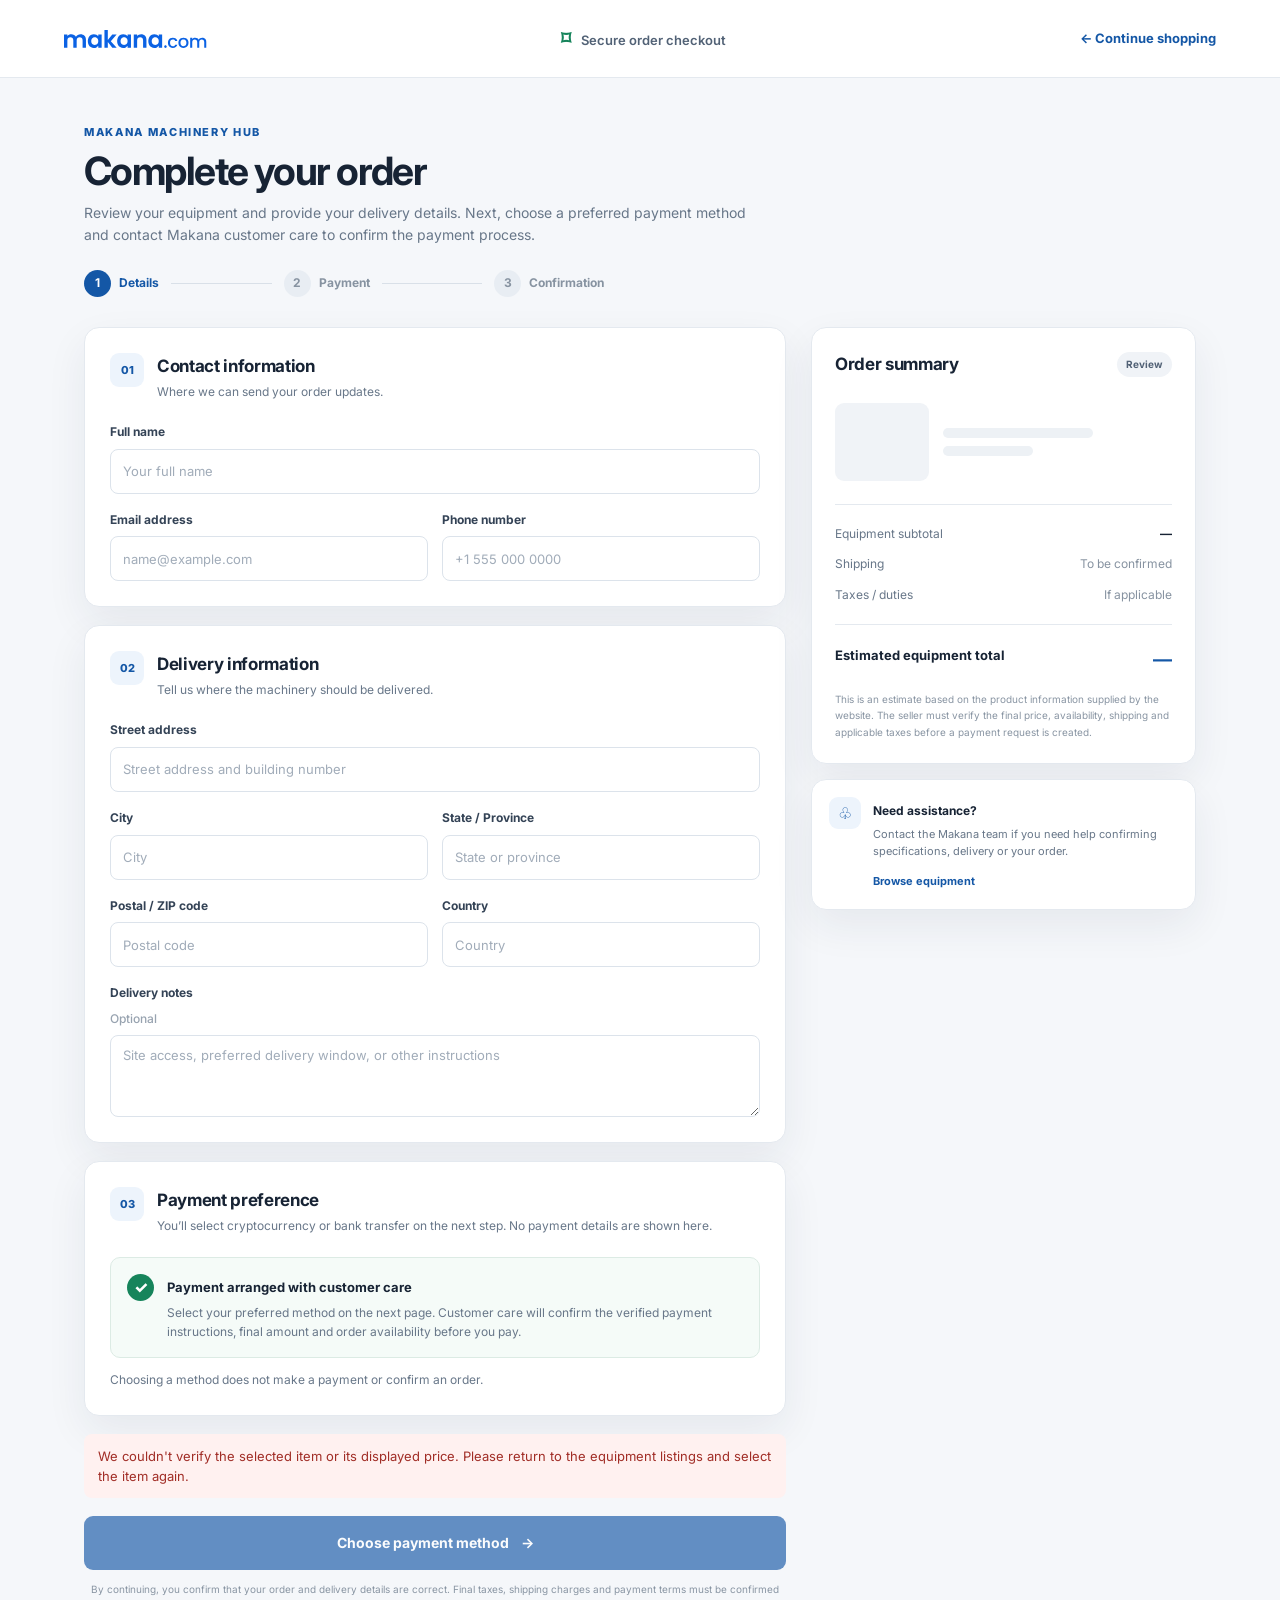
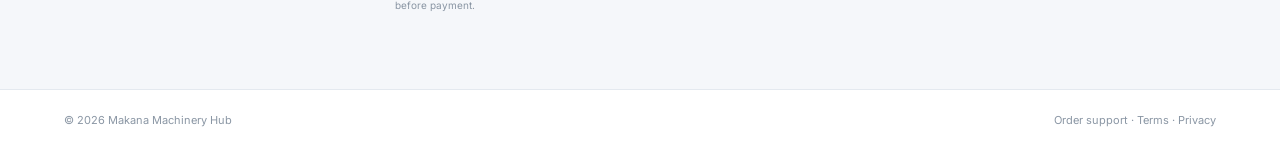
<file: checkout.html>
<!DOCTYPE html>
<html lang="en">
<head>
  <meta charset="UTF-8">
  <meta name="viewport" content="width=device-width, initial-scale=1.0">
  <meta name="description" content="Secure checkout at Makana Machinery Hub.">
  <title>Secure Checkout | Makana</title>
  <link rel="preconnect" href="https://fonts.googleapis.com">
  <link rel="preconnect" href="https://fonts.gstatic.com" crossorigin>
  <link href="https://fonts.googleapis.com/css2?family=Inter:wght@400;500;600;700;800&display=swap" rel="stylesheet">
  <link rel="stylesheet" href="/css/checkout.css">
</head>
<body>
  <header class="site-header">
    <a class="brand" href="index.html" aria-label="Makana home">
      <img src="img/makana.com (2).svg" alt="Makana Machinery Hub">
    </a>
    <div class="header-trust"><span class="lock">⌑</span> Secure order checkout</div>
    <a class="back-link" href="products.html">← Continue shopping</a>
  </header>

  <main class="page-shell">
    <div class="intro">
      <div class="eyebrow">MAKANA MACHINERY HUB</div>
      <h1>Complete your order</h1>
      <p>Review your equipment and provide your delivery details. Next, choose a preferred payment method and contact Makana customer care to confirm the payment process.</p>
      <div class="steps" aria-label="Checkout progress">
        <div class="step current"><span>1</span><b>Details</b></div>
        <i></i>
        <div class="step"><span>2</span><b>Payment</b></div>
        <i></i>
        <div class="step"><span>3</span><b>Confirmation</b></div>
      </div>
    </div>

    <div class="checkout-layout">
      <section class="form-column">
        <form id="checkoutForm" novalidate>
          <section class="panel">
            <div class="panel-heading">
              <div class="heading-icon">01</div>
              <div><h2>Contact information</h2><p>Where we can send your order updates.</p></div>
            </div>
            <div class="field-grid">
              <label class="field full">Full name
                <input id="customerName" name="name" type="text" autocomplete="name" placeholder="Your full name" required>
              </label>
              <label class="field">Email address
                <input id="customerEmail" name="email" type="email" autocomplete="email" placeholder="name@example.com" required>
              </label>
              <label class="field">Phone number
                <input id="customerPhone" name="phone" type="tel" autocomplete="tel" placeholder="+1 555 000 0000" required>
              </label>
            </div>
          </section>

          <section class="panel">
            <div class="panel-heading">
              <div class="heading-icon">02</div>
              <div><h2>Delivery information</h2><p>Tell us where the machinery should be delivered.</p></div>
            </div>
            <div class="field-grid">
              <label class="field full">Street address
                <input id="address" name="address" autocomplete="street-address" placeholder="Street address and building number" required>
              </label>
              <label class="field">City
                <input id="city" name="city" autocomplete="address-level2" placeholder="City" required>
              </label>
              <label class="field">State / Province
                <input id="region" name="region" autocomplete="address-level1" placeholder="State or province">
              </label>
              <label class="field">Postal / ZIP code
                <input id="postalCode" name="postalCode" autocomplete="postal-code" placeholder="Postal code">
              </label>
              <label class="field">Country
                <input id="country" name="country" autocomplete="country-name" placeholder="Country" required>
              </label>
              <label class="field full">Delivery notes <span class="optional">Optional</span>
                <textarea id="deliveryNotes" name="deliveryNotes" rows="3" placeholder="Site access, preferred delivery window, or other instructions"></textarea>
              </label>
            </div>
          </section>

          <section class="panel payment-panel">
            <div class="panel-heading">
              <div class="heading-icon">03</div>
              <div><h2>Payment preference</h2><p>You’ll select cryptocurrency or bank transfer on the next step. No payment details are shown here.</p></div>
            </div>
            <div class="provider-note">
              <span class="provider-symbol">✓</span>
              <div><strong>Payment arranged with customer care</strong><p>Select your preferred method on the next page. Customer care will confirm the verified payment instructions, final amount and order availability before you pay.</p></div>
            </div>
            <p class="payment-caption">Choosing a method does not make a payment or confirm an order.</p>
          </section>

          <div class="form-error" id="formMessage" role="alert" aria-live="polite"></div>
          <button class="primary-button" id="submitButton" type="submit">
            Choose payment method <span aria-hidden="true">→</span>
          </button>
          <p class="fine-print">By continuing, you confirm that your order and delivery details are correct. Final taxes, shipping charges and payment terms must be confirmed before payment.</p>
        </form>
      </section>

      <aside class="summary-column">
        <div class="summary-card">
          <div class="summary-top"><h2>Order summary</h2><span class="summary-badge">Review</span></div>
          <div id="productSummary" class="product-summary">
            <div class="product-placeholder"></div>
            <div><div class="skeleton-line"></div><div class="skeleton-line short"></div></div>
          </div>
          <div class="summary-divider"></div>
          <div class="summary-row"><span>Equipment subtotal</span><strong id="subtotal">—</strong></div>
          <div class="summary-row"><span>Shipping</span><span class="pending">To be confirmed</span></div>
          <div class="summary-row"><span>Taxes / duties</span><span class="pending">If applicable</span></div>
          <div class="summary-divider"></div>
          <div class="summary-total"><span>Estimated equipment total</span><strong id="total">—</strong></div>
          <p class="summary-disclaimer">This is an estimate based on the product information supplied by the website. The seller must verify the final price, availability, shipping and applicable taxes before a payment request is created.</p>
        </div>
        <div class="assurance-card">
          <div class="assurance-icon">♧</div>
          <div><strong>Need assistance?</strong><p>Contact the Makana team if you need help confirming specifications, delivery or your order.</p><a href="products.html">Browse equipment</a></div>
        </div>
      </aside>
    </div>
  </main>

  <footer class="site-footer">
    <span>© 2026 Makana Machinery Hub</span>
    <span>Order support · Terms · Privacy</span>
  </footer>

  <script src="/js/checkout.js"></script>
</body>
</html>
</file>
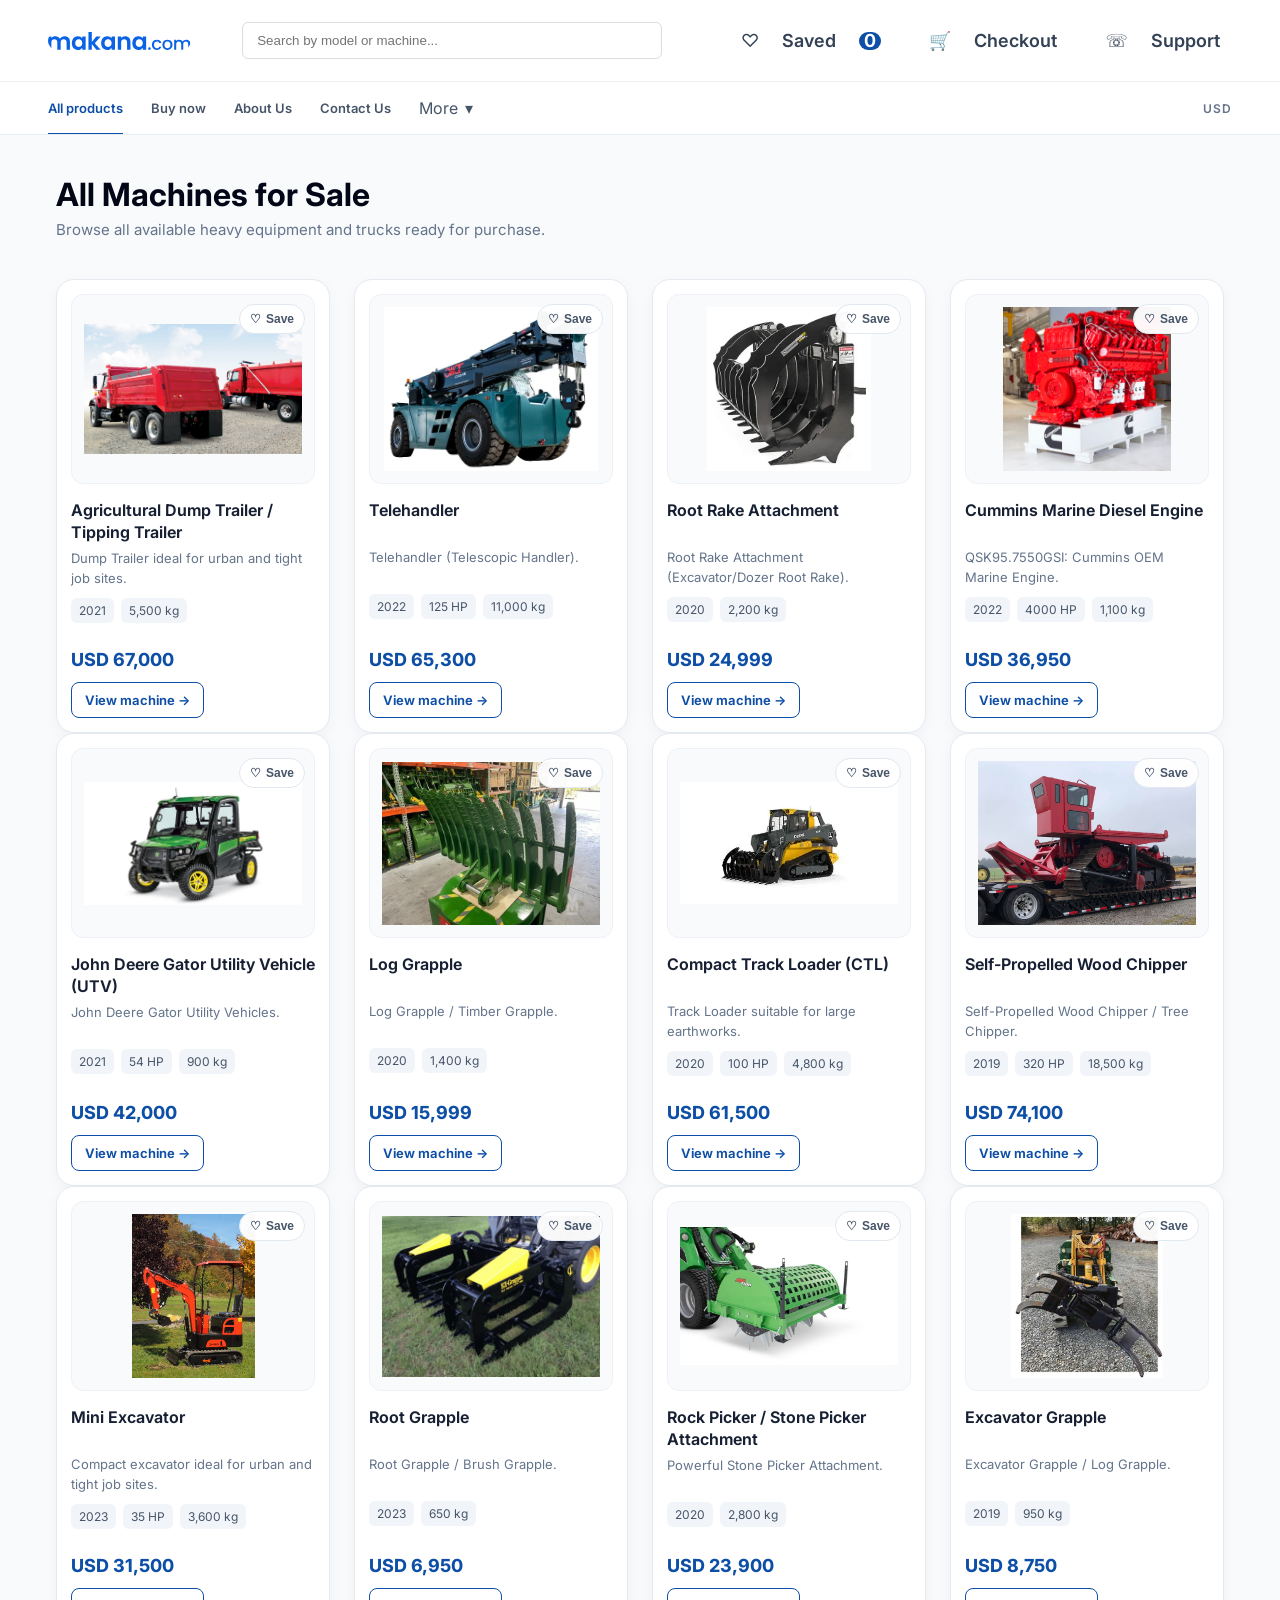
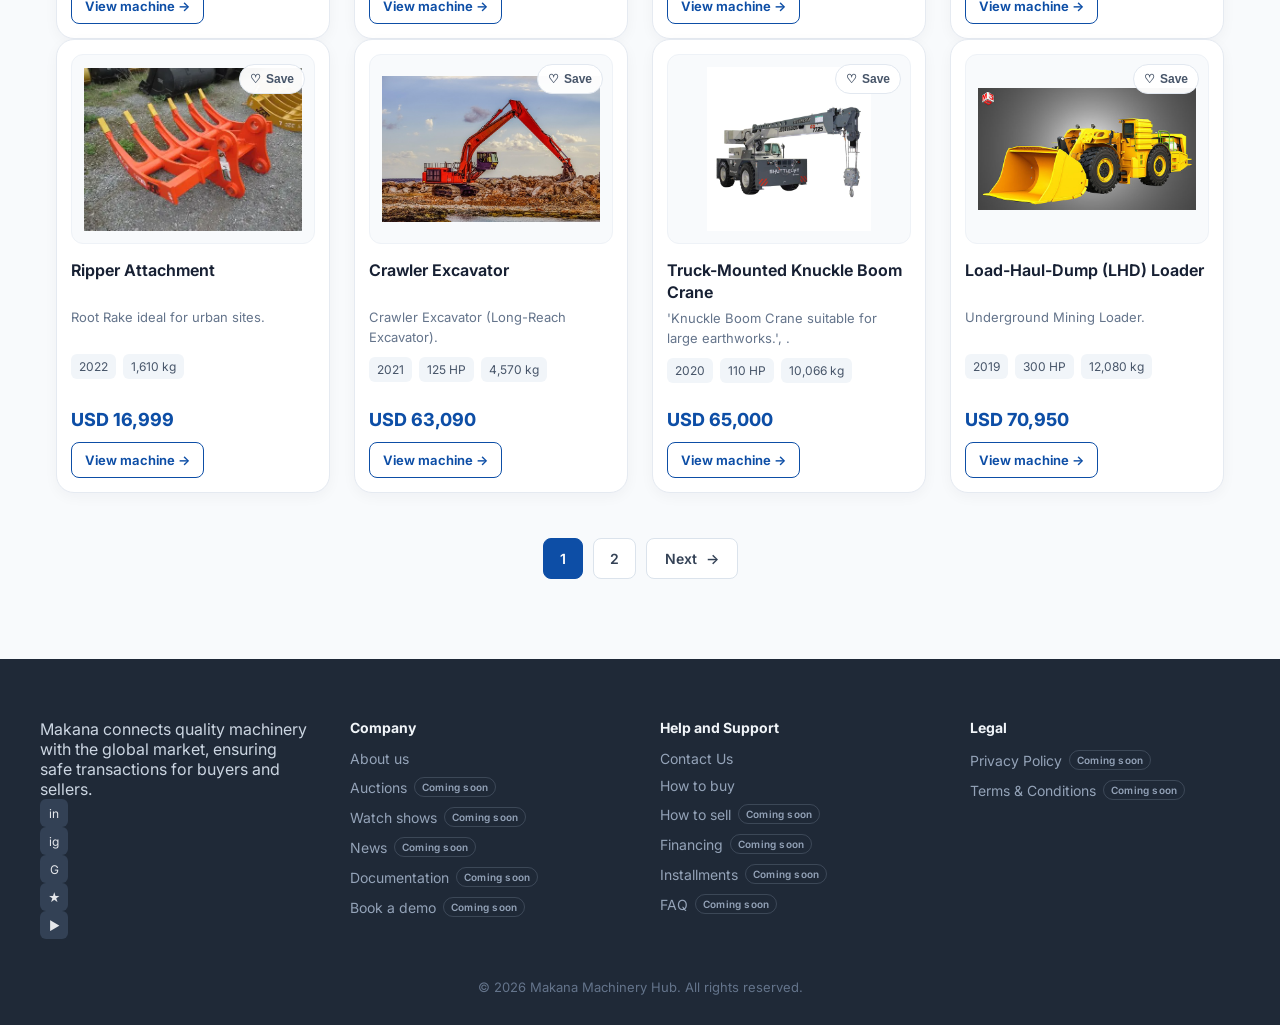
<file: payment.html>
<!DOCTYPE html>
<html lang="en">

<head>
    <meta charset="UTF-8" />
    <meta name="viewport" content="width=device-width, initial-scale=1.0" />
    <title>All Machines for Sale | Makana</title>

    <link href="https://fonts.googleapis.com/css2?family=Inter:wght@400;500;600;700&display=swap" rel="stylesheet">

    <style>
        * {
            box-sizing: border-box;
            margin: 0;
            padding: 0;
        }

        body {
            font-family: Inter, system-ui, sans-serif;
            background: #f8fafc;
            color: #020617;
            overflow-x: hidden;
        }

        /* Global link styling */
        a {
            text-decoration: none;
            color: inherit;
            transition: color 0.3s ease;
        }

        a:hover {
            color: #0d4ea6;
            /* Your brand blue */
        }

        img {
            width: 100%;
            display: block;
            border-radius: 14px;
        }


        .top-bar {
            background: #b7d3ff;
            overflow: hidden;
            white-space: nowrap;
            padding: 8px 0;
            position: relative;
        }

        .ticker {
            display: inline-block;
            padding-left: 100%;
            animation: scroll-left 15s linear infinite;
            font-size: 14px;
            font-weight: 500;
        }

        @keyframes scroll-left {
            0% {
                transform: translateX(0);
            }

            100% {
                transform: translateX(-100%);
            }
        }


        * {
            box-sizing: border-box;
        }

        img {
            max-width: 100%;
            height: auto;
        }

        body {
            overflow-x: hidden;
        }


        /* HEADER */
        .header {
            display: flex;
            align-items: center;
            justify-content: space-between;
            padding: 14px 20px;
            gap: 16px;
            background: #fff;
        }

        .header-left img {
            max-height: 44px;
        }

        .search-box {
            flex: 1;
            max-width: 420px;
            position: relative;
        }

        .search-box input {
            width: 100%;
            padding: 10px 40px 10px 14px;
            border-radius: 6px;
            border: 1px solid #ddd;
        }

        .search-icon {
            position: absolute;
            right: 14px;
            top: 50%;
            transform: translateY(-50%);
        }

        .header-icons span {
            margin-left: 16px;
            font-size: 18px;
            cursor: pointer;
        }

        /* NAV */
        .nav {
            display: flex;
            gap: 18px;
            padding: 12px 16px;
            border-bottom: 1px solid #eee;
            background: #fff;
            overflow-x: auto;
            white-space: nowrap;
        }

        .nav a {
            font-size: 14px;
            color: #334155;
        }

        .nav .active {
            font-weight: 600;
        }

        /* PAGE HEADER */
        .page-header {
            padding: 40px 16px 20px;
            max-width: 1200px;
            margin: auto;
        }

        .page-header h1 {
            font-size: 32px;
            margin-bottom: 6px;
        }

        .page-header p {
            color: #64748b;
            font-size: 15px;
        }

        /* PRODUCT GRID */
        .products-container {
            max-width: 1200px;
            margin: auto;
            padding: 20px 16px 80px;
        }

        .products-grid {
            display: grid;
            grid-template-columns: repeat(auto-fit, minmax(260px, 1fr));
            gap: 22px;
        }

        .product-card {
            background: #fff;
            padding: 16px;
            border-radius: 18px;
            transition: .25s ease;
        }

        .product-card:hover {
            transform: translateY(-6px);
            box-shadow: 0 20px 40px rgba(0, 0, 0, .08);
        }

        .product-card img {
            height: 180px;
            object-fit: contain;
            margin-bottom: 12px;
        }

        .product-card h3 {
            font-size: 16px;
            margin-bottom: 6px;
        }

        .product-desc {
            font-size: 13px;
            color: #64748b;
            margin-bottom: 10px;
        }

        .meta {
            display: flex;
            gap: 10px;
            font-size: 12px;
            color: #64748b;
            margin-bottom: 12px;
        }

        .price {
            font-size: 16px;
            font-weight: 600;
        }

        /* FOOTER */
        .footer {
            background: #1f2937;
            color: #cbd5e1;
            padding: 60px 16px 30px;
        }

        .footer-container {
            max-width: 1200px;
            margin: auto;
            display: grid;
            grid-template-columns: repeat(auto-fit, minmax(220px, 1fr));
            gap: 40px;
        }

        .footer h4 {
            font-size: 14px;
            margin-bottom: 14px;
            color: #f1f5f9;
        }

        .footer ul {
            list-style: none;
        }

        .footer ul li {
            margin-bottom: 10px;
            font-size: 14px;
            color: #94a3b8;
        }

        .footer-bottom {
            text-align: center;
            margin-top: 40px;
            font-size: 13px;
            color: #64748b;
        }

        @media (max-width: 768px) {
            .header {
                flex-direction: column;
                align-items: stretch;
            }

            .header-icons {
                display: flex;
                justify-content: center;
            }

            .page-header h1 {
                font-size: 26px;
            }
        }
    
        .search-box {
            display: flex;
            align-items: center;
            gap: 6px;
        }

        .search-box input {
            min-width: 0;
            width: 100%;
        }

        .search-icon {
            border: 0;
            background: transparent;
            cursor: pointer;
            font-size: 22px;
            line-height: 1;
            padding: 4px 8px;
            color: inherit;
        }

        .search-results-status {
            max-width: 1200px;
            margin: 18px auto 0;
            padding: 0 16px;
            color: #475569;
            font-size: 14px;
        }

        .search-results-status:empty {
            display: none;
        }

        .no-search-results {
            display: none;
            max-width: 1200px;
            margin: 28px auto;
            padding: 24px 16px;
            text-align: center;
            color: #475569;
        }

        @media (max-width: 768px) {
            .search-box {
                width: 100%;
            }
        }
</style>

    <style>

        /* PRODUCT CARD POLISH */
        .products-grid {
            align-items: stretch;
            gap: 24px;
        }

        .product-card {
            height: 100%;
            padding: 14px;
            border: 1px solid #e5eaf1;
            box-shadow: 0 4px 14px rgba(15, 23, 42, 0.04);
        }

        .product-card:hover {
            border-color: #cbd5e1;
            box-shadow: 0 16px 34px rgba(15, 23, 42, 0.10);
        }

        .product-card > a {
            display: flex;
            flex-direction: column;
            height: 100%;
            color: inherit;
            text-decoration: none;
        }

        .product-card img {
            display: block;
            width: 100%;
            height: 190px;
            padding: 12px;
            box-sizing: border-box;
            object-fit: contain;
            background: #f8fafc;
            border: 1px solid #eef2f7;
            border-radius: 12px;
            margin-bottom: 16px;
        }

        .product-card h3 {
            min-height: 42px;
            line-height: 1.35;
            font-size: 16px;
            font-weight: 650;
            color: #172033;
        }

        .product-desc {
            min-height: 36px;
            line-height: 1.5;
        }

        .meta {
            display: flex;
            flex-wrap: wrap;
            align-items: center;
            gap: 7px;
        }

        .meta span {
            display: inline-flex;
            align-items: center;
            padding: 5px 8px;
            border-radius: 6px;
            background: #f1f5f9;
            color: #475569;
            white-space: nowrap;
        }

        .price {
            margin-top: auto;
            padding-top: 14px;
            color: #0d4ea6;
            font-size: 18px;
            font-weight: 750;
        }

        .product-card > a::after {
            content: "View machine  →";
            display: block;
            width: fit-content;
            margin-top: 12px;
            padding: 9px 13px;
            border: 1px solid #0d4ea6;
            border-radius: 8px;
            color: #0d4ea6;
            font-size: 13px;
            font-weight: 650;
            transition: background 0.2s ease, color 0.2s ease;
        }

        .product-card:hover > a::after,
        .product-card > a:focus-visible::after {
            background: #0d4ea6;
            color: #fff;
        }

        .product-card > a:focus-visible {
            outline: 3px solid rgba(13, 78, 166, 0.25);
            outline-offset: 4px;
            border-radius: 10px;
        }

        @media (max-width: 600px) {
            .products-grid {
                grid-template-columns: repeat(1, minmax(0, 1fr));
                gap: 16px;
            }

            .product-card {
                padding: 12px;
            }

            .product-card img {
                height: 175px;
            }

            .product-card h3,
            .product-desc {
                min-height: 0;
            }
        }

        @media (min-width: 601px) and (max-width: 900px) {
            .products-grid {
                grid-template-columns: repeat(2, minmax(0, 1fr));
            }
        }

    </style>

<style>

        /* HEADER & NAVIGATION UPGRADE */
        .header {
            position: relative;
            z-index: 20;
            min-height: 82px;
            padding: 14px clamp(16px, 4vw, 48px);
            gap: 24px;
            background: #fff;
            border-bottom: 1px solid #edf1f5;
        }

        .header-left img {
            width: auto;
            max-width: 190px;
            max-height: 48px;
            object-fit: contain;
        }

        .header-icons {
            display: flex;
            align-items: center;
            gap: 8px;
        }

        .header-action {
            position: relative;
            display: inline-flex;
            align-items: center;
            gap: 7px;
            min-height: 42px;
            padding: 8px 11px;
            border: 1px solid transparent;
            border-radius: 10px;
            background: transparent;
            color: #334155;
            font: inherit;
            cursor: pointer;
            transition: background .2s ease, border-color .2s ease, color .2s ease;
        }

        .header-action:hover {
            background: #f1f6fd;
            border-color: #dbeafe;
            color: #0d4ea6;
        }

        .header-action-icon {
            font-size: 20px;
            line-height: 1;
        }

        .header-action-label {
            font-size: 13px;
            font-weight: 600;
        }

        .header-badge {
            display: inline-flex;
            align-items: center;
            justify-content: center;
            min-width: 18px;
            height: 18px;
            padding: 0 5px;
            border-radius: 999px;
            background: #0d4ea6;
            color: #fff;
            font-size: 11px;
            font-weight: 700;
        }

        .mobile-nav-toggle {
            display: none;
        }

        .nav {
            position: relative;
            z-index: 15;
            align-items: center;
            padding: 0 clamp(16px, 4vw, 48px);
            min-height: 52px;
            gap: 28px;
            background: #fff;
            border-bottom: 1px solid #e8edf3;
        }

        .nav > a,
        .nav-dropdown-toggle,
        .nav-locale {
            display: inline-flex;
            align-items: center;
            min-height: 52px;
            color: #475569;
            font-size: 13px;
            font-weight: 600;
        }

        .nav > a {
            position: relative;
        }

        .nav > a:hover,
        .nav > a.active {
            color: #0d4ea6;
        }

        .nav > a.active::after {
            position: absolute;
            right: 0;
            bottom: -1px;
            left: 0;
            height: 2px;
            background: #0d4ea6;
            content: "";
        }

        .nav-dropdown {
            position: relative;
        }

        .nav-dropdown-toggle {
            gap: 7px;
            padding: 0;
            border: 0;
            background: transparent;
            font: inherit;
            cursor: pointer;
        }

        .nav-dropdown-menu {
            position: absolute;
            top: calc(100% - 2px);
            left: -14px;
            display: none;
            min-width: 180px;
            padding: 8px;
            border: 1px solid #e5eaf1;
            border-radius: 10px;
            background: #fff;
            box-shadow: 0 14px 30px rgba(15, 23, 42, .12);
        }

        .nav-dropdown-menu.open {
            display: grid;
        }

        .nav-dropdown-menu a {
            padding: 10px;
            border-radius: 7px;
            color: #475569;
            font-size: 13px;
        }

        .nav-dropdown-menu a:hover {
            background: #f1f6fd;
            color: #0d4ea6;
        }

        .nav-locale {
            margin-left: auto;
            color: #64748b;
            font-size: 12px;
            letter-spacing: .08em;
        }

        .save-machine-button {
            position: absolute;
            z-index: 3;
            top: 24px;
            right: 24px;
            display: inline-flex;
            align-items: center;
            gap: 5px;
            padding: 7px 10px;
            border: 1px solid #e2e8f0;
            border-radius: 999px;
            background: rgba(255,255,255,.96);
            color: #475569;
            font-size: 12px;
            font-weight: 650;
            cursor: pointer;
        }

        .product-card {
            position: relative;
        }

        .save-machine-button:hover,
        .save-machine-button.is-saved {
            border-color: #bfdbfe;
            background: #eff6ff;
            color: #0d4ea6;
        }

        .saved-panel-backdrop {
            position: fixed;
            z-index: 1000;
            inset: 0;
            display: flex;
            justify-content: flex-end;
            background: rgba(15, 23, 42, .42);
        }

        .saved-panel-backdrop[hidden] {
            display: none;
        }

        .saved-panel {
            width: min(440px, 100%);
            height: 100%;
            overflow-y: auto;
            padding: 28px 22px;
            background: #fff;
            box-shadow: -12px 0 40px rgba(15, 23, 42, .16);
        }

        .saved-panel-heading {
            display: flex;
            align-items: flex-start;
            justify-content: space-between;
            gap: 16px;
            padding-bottom: 20px;
            border-bottom: 1px solid #e8edf3;
        }

        .saved-eyebrow {
            margin-bottom: 6px;
            color: #0d4ea6;
            font-size: 11px;
            font-weight: 700;
            letter-spacing: .12em;
        }

        .saved-panel-heading h2 {
            color: #172033;
            font-size: 23px;
        }

        .saved-close {
            width: 36px;
            height: 36px;
            border: 0;
            border-radius: 50%;
            background: #f1f5f9;
            color: #334155;
            font-size: 24px;
            cursor: pointer;
        }

        .saved-machines-list {
            display: grid;
            gap: 12px;
            padding-top: 18px;
        }

        .saved-empty {
            padding: 22px 12px;
            color: #64748b;
            font-size: 14px;
            line-height: 1.6;
        }

        .saved-machine-item {
            display: grid;
            grid-template-columns: 76px 1fr auto;
            align-items: center;
            gap: 12px;
            padding: 10px;
            border: 1px solid #e8edf3;
            border-radius: 12px;
        }

        .saved-machine-item img {
            width: 76px;
            height: 66px;
            object-fit: contain;
            border-radius: 8px;
            background: #f8fafc;
        }

        .saved-machine-item h3 {
            margin: 0 0 5px;
            color: #172033;
            font-size: 13px;
            line-height: 1.35;
        }

        .saved-machine-item p {
            margin: 0;
            color: #0d4ea6;
            font-size: 13px;
            font-weight: 700;
        }

        .saved-remove {
            padding: 6px;
            border: 0;
            background: transparent;
            color: #64748b;
            font-size: 12px;
            cursor: pointer;
        }

        @media (max-width: 768px) {
            .header {
                display: grid;
                grid-template-columns: 1fr auto;
                gap: 12px;
                padding: 12px 16px;
            }

            .header-left img {
                max-width: 160px;
                max-height: 42px;
            }

            .header-icons {
                gap: 2px;
            }

            .header-action {
                min-height: 38px;
                padding: 7px;
            }

            .header-action-label {
                display: none;
            }

            .search-box {
                grid-column: 1 / -1;
                grid-row: 2;
                max-width: none;
            }

            .mobile-nav-toggle {
                display: flex;
                align-items: center;
                gap: 8px;
                width: 100%;
                padding: 12px 16px;
                border: 0;
                border-bottom: 1px solid #e8edf3;
                background: #fff;
                color: #334155;
                font-size: 14px;
                font-weight: 650;
                text-align: left;
                cursor: pointer;
            }

            .nav {
                display: none;
                align-items: stretch;
                flex-direction: column;
                gap: 0;
                padding: 6px 16px 14px;
                border-bottom: 1px solid #e8edf3;
            }

            .nav.mobile-open {
                display: flex;
            }

            .nav > a,
            .nav-dropdown-toggle {
                min-height: 44px;
            }

            .nav > a.active::after {
                display: none;
            }

            .nav-dropdown-menu {
                position: static;
                margin: 0 0 8px 10px;
                box-shadow: none;
            }

            .nav-locale {
                min-height: 36px;
                margin-left: 0;
            }

            .save-machine-button {
                top: 20px;
                right: 20px;
            }
        }

</style>

<style>

        /* FOOTER LINK STATES */
        .footer-coming-soon {
            display: inline-flex;
            align-items: center;
            flex-wrap: wrap;
            gap: 7px;
            color: #94a3b8;
            font-size: 14px;
        }

        .footer-coming-soon small {
            padding: 3px 7px;
            border: 1px solid rgba(148, 163, 184, .25);
            border-radius: 999px;
            color: #94a3b8;
            font-size: 10px;
            font-weight: 600;
            letter-spacing: .02em;
        }

        .socials span {
            width: 28px;
            height: 28px;
            border-radius: 6px;
            background: #334155;
            display: flex;
            align-items: center;
            justify-content: center;
            color: #e5e7eb;
            font-size: 12px;
            cursor: default;
        }

</style>
</head>

<body>
    <!-- Expired promotional banner removed -->
<!-- HEADER -->
    <header class="header">
        <div class="header-left">
            <a href="index.html">
                <img src="img/makana.com (2).svg" alt="Makana Logo">
            </a>
        </div>

        <div class="search-box">
            <input
                type="search"
                id="productSearch"
                placeholder="Search by model or machine..."
                aria-label="Search products by model or machine"
                autocomplete="off"
            >
            <button class="search-icon" id="clearProductSearch" type="button" aria-label="Clear search" title="Clear search">×</button>
        </div>

        <div class="header-icons" aria-label="Quick links">
            <button class="header-action" id="savedMachinesButton" type="button" aria-label="Saved machines">
                <span class="header-action-icon" aria-hidden="true">♡</span>
                <span class="header-action-label">Saved</span>
                <span class="header-badge" id="savedMachinesCount">0</span>
            </button>
            <button class="header-action" id="checkoutButton" type="button" aria-label="Go to checkout">
                <span class="header-action-icon" aria-hidden="true">🛒</span>
                <span class="header-action-label">Checkout</span>
            </button>
            <button class="header-action" id="supportButton" type="button" aria-label="Contact customer support">
                <span class="header-action-icon" aria-hidden="true">☏</span>
                <span class="header-action-label">Support</span>
            </button>
        </div>
    </header>

    <!-- NAV -->
    <button class="mobile-nav-toggle" id="mobileNavToggle" type="button"
        aria-expanded="false" aria-controls="mainNavigation">
        <span aria-hidden="true">☰</span> Menu
    </button>
    <nav class="nav" id="mainNavigation">
        <a href="products.html" class="active">All products</a>
        <a href="products.html">Buy now</a>
        <a href="about.html">About Us</a>
        <a href="#" id="navContactLink">Contact Us</a>
        <div class="nav-dropdown">
            <button class="nav-dropdown-toggle" id="moreMenuToggle" type="button"
                aria-expanded="false" aria-controls="moreMenu">More <span aria-hidden="true">▾</span></button>
            <div class="nav-dropdown-menu" id="moreMenu">
                <a href="about.html">About Makana</a>
                <a href="#footer">Help &amp; Support</a>
            </div>
        </div>
        <span class="nav-locale" aria-label="Display currency">USD</span>
    </nav>

    <style>
        .nav a {
            text-decoration: none;
        }
    </style>

    <!-- PAGE HEADER -->
    <section class="page-header">
        <h1>All Machines for Sale</h1>
        <p>Browse all available heavy equipment and trucks ready for purchase.</p>
    </section>

    <!-- PRODUCTS -->
    <section class="products-container">

        <!-- PAGE 1 -->
        <p id="searchResultsStatus" class="search-results-status" aria-live="polite"></p>

    <div class="product-page active">

            <div class="products-grid">

                <div class="product-card">
                    <button class="save-machine-button" type="button" aria-label="Save this machine" aria-pressed="false">♡ <span>Save</span></button>
                    <a href="product-details.html" onclick="selectProduct(
                   'Agricultural Dump Trailer / Tipping Trailer',
                   'Dump Trailer ideal for urban and tight job sites.',
                   'USD 67,000',
                   'img/heavy-machine-4.jpg'
            )">

                        <img src="img/heavy-machine-4.jpg" />
                        <h3>Agricultural Dump Trailer / Tipping Trailer</h3>
                        <div class="product-desc">Dump Trailer ideal for urban and tight job sites.</div>
                        <div class="meta">
                            <span>2021</span>
                            <!-- <span>N/A (Tow-behind)</span> -->
                            <span>5,500 kg</span>
                        </div>
                        <div class="price">USD 67,000</div>
                    </a>
                </div>




                <div class="product-card">
                    <button class="save-machine-button" type="button" aria-label="Save this machine" aria-pressed="false">♡ <span>Save</span></button>
                    <a href="product-details.html" onclick="selectProduct(
                   'Telehandler (Telescopic Handler)',
                   'Telescopic Handler with excellent reliability.',
                   'USD 65,300',
                   'img/pick-carry9.png'
                )">

                        <img src="img/pick-carry9.png" />
                        <h3>Telehandler </h3>
                        <div class="product-desc">Telehandler (Telescopic Handler).</div>
                        <div class="meta">
                            <span>2022</span>
                            <span>125 HP</span>
                            <span>11,000 kg</span>
                        </div>
                        <div class="price">USD 65,300</div>
                    </a>
                </div>

                <div class="product-card">
                    <button class="save-machine-button" type="button" aria-label="Save this machine" aria-pressed="false">♡ <span>Save</span></button>
                    <a href="product-details.html" onclick="selectProduct(
                   'Root Rake Attachment',
                   'Root Rake Attachment (Excavator/Dozer Root Rake).',
                   'USD 24,999',
                   'img/heavy-machine-14.jpg'
                )">
                        <img src="img/heavy-machine-14.jpg" />
                        <h3>Root Rake Attachment</h3>
                        <div class="product-desc">Root Rake Attachment (Excavator/Dozer Root Rake).</div>
                        <div class="meta">
                            <span>2020</span>
                            <!-- <span>31,436 km</span> -->
                            <span>2,200 kg</span>
                        </div>
                        <div class="price">USD 24,999</div>
                    </a>
                </div>

                <div class="product-card">
                    <button class="save-machine-button" type="button" aria-label="Save this machine" aria-pressed="false">♡ <span>Save</span></button>
                    <a href="product-details.html" onclick="selectProduct(
                   'Cummins Marine Diesel Engine',
                   'QSK95.7550GSI: Cummins OEM Marine Engine.',
                   'USD 36,950',
                   'img/whatsappnew.jpeg'
                )">
                        <img src="img/whatsappnew.jpeg" />
                        <h3>Cummins Marine Diesel Engine</h3>
                        <div class="product-desc">QSK95.7550GSI: Cummins OEM Marine Engine.</div>
                        <div class="meta">
                            <span>2022</span>
                            <span>4000 HP</span>
                            <span>1,100 kg</span>
                        </div>
                        <div class="price">USD 36,950</div>
                    </a>
                </div>

            </div>


            <div class="products-grid">

                <div class="product-card">
                    <button class="save-machine-button" type="button" aria-label="Save this machine" aria-pressed="false">♡ <span>Save</span></button>
                    <a href="product-details.html" onclick="selectProduct(
               'John Deere Gator Utility Vehicle (UTV)',
               'John Deere Gator Utility Vehicles.',
               'USD 42,000',
               'img/heavy-machine-19.jpg'
            )">
                        <img src="img/heavy-machine-19.jpg" />
                        <h3>John Deere Gator Utility Vehicle (UTV)</h3>
                        <div class="product-desc">John Deere Gator Utility Vehicles.</div>
                        <div class="meta">
                            <span>2021</span>
                            <span>54 HP</span>
                            <span>900 kg</span>
                        </div>
                        <div class="price">USD 42,000</div>
                    </a>
                </div>

                <div class="product-card">
                    <button class="save-machine-button" type="button" aria-label="Save this machine" aria-pressed="false">♡ <span>Save</span></button>
                    <a href="product-details.html" onclick="selectProduct(
               'Log Grapple / Timber Grapple',
               'Log / Timber Grapple with excellent reliability.',
               'USD 15,999',
               'img/img18.jpg'
            )">
                        <img src="img/img18.jpg" />
                        <h3>Log Grapple</h3>
                        <div class="product-desc">Log Grapple / Timber Grapple.</div>
                        <div class="meta">
                            <span>2020</span>
                            <!-- <span>39,450 km</span> -->
                            <span>1,400 kg</span>
                        </div>
                        <div class="price">USD 15,999</div>
                    </a>
                </div>

                <div class="product-card">
                    <button class="save-machine-button" type="button" aria-label="Save this machine" aria-pressed="false">♡ <span>Save</span></button>
                    <a href="product-details.html" onclick="selectProduct(
               'Compact Track Loader (CTL)',
               'Track Loader suitable for large earthworks.',
               'USD 61,500',
               'img/heavy-machine-13.jpg'
            )">
                        <img src="img/heavy-machine-13.jpg" />
                        <h3>Compact Track Loader (CTL)</h3>
                        <div class="product-desc">Track Loader suitable for large earthworks.</div>
                        <div class="meta">
                            <span>2020</span>
                            <span>100 HP</span>
                            <span>4,800 kg</span>
                        </div>
                        <div class="price">USD 61,500</div>
                    </a>
                </div>

                <div class="product-card">
                    <button class="save-machine-button" type="button" aria-label="Save this machine" aria-pressed="false">♡ <span>Save</span></button>
                    <a href="product-details.html" onclick="selectProduct(
               'Self-Propelled Wood Chipper',
               'Self-Propelled Wood / Tree Chipper.',
               'USD 74,100',
               'img/heavy-machine-12.jpg'
            )">
                        <img src="img/heavy-machine-12.jpg" />
                        <h3>Self-Propelled Wood Chipper</h3>
                        <div class="product-desc">Self-Propelled Wood Chipper / Tree Chipper.</div>
                        <div class="meta">
                            <span>2019</span>
                            <span>320 HP</span>
                            <span>18,500 kg</span>
                        </div>
                        <div class="price">USD 74,100</div>
                    </a>
                </div>

            </div>


            <div class="products-grid">

                <div class="product-card">
                    <button class="save-machine-button" type="button" aria-label="Save this machine" aria-pressed="false">♡ <span>Save</span></button>
                    <a href="product-details.html" onclick="selectProduct(
            'Mini Excavator',
            'Compact excavator ideal for urban and tight job sites.',
            'USD 31,500',
            'img/escavator.webp'
          )">
                        <img src="img/escavator.webp" />
                        <h3>Mini Excavator</h3>
                        <div class="product-desc">Compact excavator ideal for urban and tight job sites.</div>
                        <div class="meta">
                            <span>2023</span>
                            <span>35 HP</span>
                            <span>3,600 kg</span>
                        </div>
                        <div class="price">USD 31,500</div>
                    </a>
                </div>

                <div class="product-card">
                    <button class="save-machine-button" type="button" aria-label="Save this machine" aria-pressed="false">♡ <span>Save</span></button>
                    <a href="product-details.html" onclick="selectProduct(
               'Root Grapple / Brush Grapple',
               'Root / Brush Grapple with excellent reliability.',
               'USD 6,950',
               'img/EZ-Grapple-onfront15.png'
            )">
                        <img src="img/EZ-Grapple-onfront15.png" />
                        <h3>Root Grapple</h3>
                        <div class="product-desc">Root Grapple / Brush Grapple.</div>
                        <div class="meta">
                            <span>2023</span>
                            <!-- <span>39,455 km</span> -->
                            <span>650 kg</span>
                        </div>
                        <div class="price">USD 6,950</div>
                    </a>
                </div>

                <div class="product-card">
                    <button class="save-machine-button" type="button" aria-label="Save this machine" aria-pressed="false">♡ <span>Save</span></button>
                    <a href="product-details.html" onclick="selectProduct(
               'Rock Picker / Stone Picker Attachment',
               'Powerful Stone Picker Attachment.',
               'USD 23,900',
               'img/lb-avant-lawn-aerator-1831.jpg'
            )">
                        <img src="img/lb-avant-lawn-aerator-1831.jpg" />
                        <h3>Rock Picker / Stone Picker Attachment</h3>
                        <div class="product-desc">Powerful Stone Picker Attachment.</div>
                        <div class="meta">
                            <span>2020</span>
                            <!-- <span>14,000 hrs</span> -->
                            <span>2,800 kg</span>
                        </div>
                        <div class="price">USD 23,900</div>
                    </a>
                </div>

                <div class="product-card">
                    <button class="save-machine-button" type="button" aria-label="Save this machine" aria-pressed="false">♡ <span>Save</span></button>
                    <a href="product-details.html" onclick="selectProduct(
               'Excavator Grapple',
               'Excavator Grapple / Log Grapple.',
               'USD 8,750',
               'img/OIP16.webp'
            )">
                        <img src="img/OIP16.webp" />
                        <h3>Excavator Grapple</h3>
                        <div class="product-desc">Excavator Grapple / Log Grapple.</div>
                        <div class="meta">
                            <span>2019</span>
                            <!-- <span>31,436 km</span> -->
                            <span>950 kg</span>
                        </div>
                        <div class="price">USD 8,750</div>
                    </a>
                </div>

            </div>


            <div class="products-grid">

                <div class="product-card">
                    <button class="save-machine-button" type="button" aria-label="Save this machine" aria-pressed="false">♡ <span>Save</span></button>
                    <a href="product-details.html" onclick="selectProduct(
               'Ripper Attachment / Root Rake',
               'Root Rake ideal for urban and tight job sites.',
               'USD 16,999',
               'img/OIP17.webp'
            )">
                        <img src="img/OIP17.webp" />
                        <h3>Ripper Attachment</h3>
                        <div class="product-desc">Root Rake ideal for urban sites.</div>
                        <div class="meta">
                            <span>2022</span>
                            <!-- <span>6,000 hrs</span> -->
                            <span>1,610 kg</span>
                        </div>
                        <div class="price">USD 16,999</div>
                    </a>
                </div>

                <div class="product-card">
                    <button class="save-machine-button" type="button" aria-label="Save this machine" aria-pressed="false">♡ <span>Save</span></button>
                    <a href="product-details.html" onclick="selectProduct(
               'Crawler Excavator (Long-Reach Excavator)',
               'Long-Reach Excavator with excellent reliability.',
               'USD 63,090',
               'img/heavy-machine-2.jpg'
            )">
                        <img src="img/heavy-machine-2.jpg" />
                        <h3>Crawler Excavator </h3>
                        <div class="product-desc">Crawler Excavator (Long-Reach Excavator).</div>
                        <div class="meta">
                            <span>2021</span>
                            <span>125 HP</span>
                            <span>4,570 kg</span>
                        </div>
                        <div class="price">USD 63,090</div>
                    </a>
                </div>

                <div class="product-card">
                    <button class="save-machine-button" type="button" aria-label="Save this machine" aria-pressed="false">♡ <span>Save</span></button>
                    <a href="product-details.html" onclick="selectProduct(
               'Truck-Mounted Knuckle Boom Crane',
               'Knuckle Boom Crane suitable for large earthworks.',
               'USD 65,000',
               'img/Shuttlelift-9.jpg'
            )">
                        <img src="img/Shuttlelift-9.jpg" />
                        <h3>Truck-Mounted Knuckle Boom Crane</h3>
                        <div class="product-desc"> 'Knuckle Boom Crane suitable for large earthworks.',
                            .</div>
                        <div class="meta">
                            <span>2020</span>
                            <span>110 HP</span>
                            <span>10,066 kg</span>
                        </div>
                        <div class="price">USD 65,000</div>
                    </a>
                </div>

                <div class="product-card">
                    <button class="save-machine-button" type="button" aria-label="Save this machine" aria-pressed="false">♡ <span>Save</span></button>
                    <a href="product-details.html" onclick="selectProduct(
               'Load-Haul-Dump (LHD) Loader',
               'Underground Mining Loader.',
               'USD 70,950',
               'img/wx18h-underground-mining-loader-5.jpg'
            )">
                        <img src="img/wx18h-underground-mining-loader-5.jpg" />
                        <h3>Load-Haul-Dump (LHD) Loader </h3>
                        <div class="product-desc">Underground Mining Loader.</div>
                        <div class="meta">
                            <span>2019</span>
                            <span>300 HP</span>
                            <span>12,080 kg</span>
                        </div>
                        <div class="price">USD 70,950</div>
                    </a>
                </div>

            </div>
        </div>


        <!-- PAGE 2 -->
        <div class="product-page">

            <div class="products-grid">

                <div class="product-card">
                    <button class="save-machine-button" type="button" aria-label="Save this machine" aria-pressed="false">♡ <span>Save</span></button>
                    <a href="product-details.html" onclick="selectProduct(
                   'Agricultural Dump Trailer / Tipping Trailer',
                   'Dump Trailer ideal for urban and tight job sites.',
                   'USD 67,000',
                   'img/heavy-machine-4.jpg'
            )">

                        <img src="img/heavy-machine-4.jpg" />
                        <h3>Agricultural Dump Trailer / Tipping Trailer</h3>
                        <div class="product-desc">Dump Trailer ideal for urban and tight job sites.</div>
                        <div class="meta">
                            <span>2021</span>
                            <!-- <span>N/A (Tow-behind)</span> -->
                            <span>5,500 kg</span>
                        </div>
                        <div class="price">USD 67,000</div>
                    </a>
                </div>




                <div class="product-card">
                    <button class="save-machine-button" type="button" aria-label="Save this machine" aria-pressed="false">♡ <span>Save</span></button>
                    <a href="product-details.html" onclick="selectProduct(
                   'Telehandler (Telescopic Handler)',
                   'Telescopic Handler with excellent reliability.',
                   'USD 65,300',
                   'img/pick-carry9.png'
                )">

                        <img src="img/pick-carry9.png" />
                        <h3>Telehandler </h3>
                        <div class="product-desc">Telehandler (Telescopic Handler).</div>
                        <div class="meta">
                            <span>2022</span>
                            <span>125 HP</span>
                            <span>11,000 kg</span>
                        </div>
                        <div class="price">USD 65,300</div>
                    </a>
                </div>

                <div class="product-card">
                    <button class="save-machine-button" type="button" aria-label="Save this machine" aria-pressed="false">♡ <span>Save</span></button>
                    <a href="product-details.html" onclick="selectProduct(
                   'Root Rake Attachment',
                   'Root Rake Attachment (Excavator/Dozer Root Rake).',
                   'USD 24,999',
                   'img/heavy-machine-14.jpg'
                )">
                        <img src="img/heavy-machine-14.jpg" />
                        <h3>Root Rake Attachment</h3>
                        <div class="product-desc">Root Rake Attachment (Excavator/Dozer Root Rake).</div>
                        <div class="meta">
                            <span>2020</span>
                            <!-- <span>31,436 km</span> -->
                            <span>2,200 kg</span>
                        </div>
                        <div class="price">USD 24,999</div>
                    </a>
                </div>

                <div class="product-card">
                    <button class="save-machine-button" type="button" aria-label="Save this machine" aria-pressed="false">♡ <span>Save</span></button>
                    <a href="product-details.html" onclick="selectProduct(
                   'Cummins Marine Diesel Engine',
                   'QSK95.7550GSI: Cummins OEM Marine Engine.',
                   'USD 36,950',
                   'img/whatsappnew.jpeg'
                )">
                        <img src="img/whatsappnew.jpeg" />
                        <h3>Cummins Marine Diesel Engine</h3>
                        <div class="product-desc">QSK95.7550GSI: Cummins OEM Marine Engine.</div>
                        <div class="meta">
                            <span>2022</span>
                            <span>4000 HP</span>
                            <span>1,100 kg</span>
                        </div>
                        <div class="price">USD 36,950</div>
                    </a>
                </div>

            </div>


            <div class="products-grid">

                <div class="product-card">
                    <button class="save-machine-button" type="button" aria-label="Save this machine" aria-pressed="false">♡ <span>Save</span></button>
                    <a href="product-details.html" onclick="selectProduct(
               'John Deere Gator Utility Vehicle (UTV)',
               'John Deere Gator Utility Vehicles.',
               'USD 42,000',
               'img/heavy-machine-19.jpg'
            )">
                        <img src="img/heavy-machine-19.jpg" />
                        <h3>John Deere Gator Utility Vehicle (UTV)</h3>
                        <div class="product-desc">John Deere Gator Utility Vehicles.</div>
                        <div class="meta">
                            <span>2021</span>
                            <span>54 HP</span>
                            <span>900 kg</span>
                        </div>
                        <div class="price">USD 42,000</div>
                    </a>
                </div>

                <div class="product-card">
                    <button class="save-machine-button" type="button" aria-label="Save this machine" aria-pressed="false">♡ <span>Save</span></button>
                    <a href="product-details.html" onclick="selectProduct(
               'Log Grapple / Timber Grapple',
               'Log / Timber Grapple with excellent reliability.',
               'USD 15,999',
               'img/img18.jpg'
            )">
                        <img src="img/img18.jpg" />
                        <h3>Log Grapple</h3>
                        <div class="product-desc">Log Grapple / Timber Grapple.</div>
                        <div class="meta">
                            <span>2020</span>
                            <!-- <span>39,450 km</span> -->
                            <span>1,400 kg</span>
                        </div>
                        <div class="price">USD 15,999</div>
                    </a>
                </div>

                <div class="product-card">
                    <button class="save-machine-button" type="button" aria-label="Save this machine" aria-pressed="false">♡ <span>Save</span></button>
                    <a href="product-details.html" onclick="selectProduct(
               'Compact Track Loader (CTL)',
               'Track Loader suitable for large earthworks.',
               'USD 61,500',
               'img/heavy-machine-13.jpg'
            )">
                        <img src="img/heavy-machine-13.jpg" />
                        <h3>Compact Track Loader (CTL)</h3>
                        <div class="product-desc">Track Loader suitable for large earthworks.</div>
                        <div class="meta">
                            <span>2020</span>
                            <span>100 HP</span>
                            <span>4,800 kg</span>
                        </div>
                        <div class="price">USD 61,500</div>
                    </a>
                </div>

                <div class="product-card">
                    <button class="save-machine-button" type="button" aria-label="Save this machine" aria-pressed="false">♡ <span>Save</span></button>
                    <a href="product-details.html" onclick="selectProduct(
               'Self-Propelled Wood Chipper',
               'Self-Propelled Wood / Tree Chipper.',
               'USD 74,100',
               'img/heavy-machine-12.jpg'
            )">
                        <img src="img/heavy-machine-12.jpg" />
                        <h3>Self-Propelled Wood Chipper</h3>
                        <div class="product-desc">Self-Propelled Wood Chipper / Tree Chipper.</div>
                        <div class="meta">
                            <span>2019</span>
                            <span>320 HP</span>
                            <span>18,500 kg</span>
                        </div>
                        <div class="price">USD 74,100</div>
                    </a>
                </div>

            </div>


            <div class="products-grid">

                <div class="product-card">
                    <button class="save-machine-button" type="button" aria-label="Save this machine" aria-pressed="false">♡ <span>Save</span></button>
                    <a href="product-details.html" onclick="selectProduct(
            'Mini Excavator',
            'Compact excavator ideal for urban and tight job sites.',
            'USD 31,500',
            'img/escavator.webp'
          )">
                        <img src="img/escavator.webp" />
                        <h3>Mini Excavator</h3>
                        <div class="product-desc">Compact excavator ideal for urban and tight job sites.</div>
                        <div class="meta">
                            <span>2023</span>
                            <span>35 HP</span>
                            <span>3,600 kg</span>
                        </div>
                        <div class="price">USD 31,500</div>
                    </a>
                </div>

                <div class="product-card">
                    <button class="save-machine-button" type="button" aria-label="Save this machine" aria-pressed="false">♡ <span>Save</span></button>
                    <a href="product-details.html" onclick="selectProduct(
               'Root Grapple / Brush Grapple',
               'Root / Brush Grapple with excellent reliability.',
               'USD 6,950',
               'img/EZ-Grapple-onfront15.png'
            )">
                        <img src="img/EZ-Grapple-onfront15.png" />
                        <h3>Root Grapple</h3>
                        <div class="product-desc">Root Grapple / Brush Grapple.</div>
                        <div class="meta">
                            <span>2023</span>
                            <!-- <span>39,455 km</span> -->
                            <span>650 kg</span>
                        </div>
                        <div class="price">USD 6,950</div>
                    </a>
                </div>

                <div class="product-card">
                    <button class="save-machine-button" type="button" aria-label="Save this machine" aria-pressed="false">♡ <span>Save</span></button>
                    <a href="product-details.html" onclick="selectProduct(
               'Rock Picker / Stone Picker Attachment',
               'Powerful Stone Picker Attachment.',
               'USD 23,900',
               'img/lb-avant-lawn-aerator-1831.jpg'
            )">
                        <img src="img/lb-avant-lawn-aerator-1831.jpg" />
                        <h3>Rock Picker / Stone Picker Attachment</h3>
                        <div class="product-desc">Powerful Stone Picker Attachment.</div>
                        <div class="meta">
                            <span>2020</span>
                            <!-- <span>14,000 hrs</span> -->
                            <span>2,800 kg</span>
                        </div>
                        <div class="price">USD 23,900</div>
                    </a>
                </div>

                <div class="product-card">
                    <button class="save-machine-button" type="button" aria-label="Save this machine" aria-pressed="false">♡ <span>Save</span></button>
                    <a href="product-details.html" onclick="selectProduct(
               'Excavator Grapple',
               'Excavator Grapple / Log Grapple.',
               'USD 8,750',
               'img/OIP16.webp'
            )">
                        <img src="img/OIP16.webp" />
                        <h3>Excavator Grapple</h3>
                        <div class="product-desc">Excavator Grapple / Log Grapple.</div>
                        <div class="meta">
                            <span>2019</span>
                            <!-- <span>31,436 km</span> -->
                            <span>950 kg</span>
                        </div>
                        <div class="price">USD 8,750</div>
                    </a>
                </div>

            </div>


            <div class="products-grid">

                <div class="product-card">
                    <button class="save-machine-button" type="button" aria-label="Save this machine" aria-pressed="false">♡ <span>Save</span></button>
                    <a href="product-details.html" onclick="selectProduct(
               'Ripper Attachment / Root Rake',
               'Root Rake ideal for urban and tight job sites.',
               'USD 16,999',
               'img/OIP17.webp'
            )">
                        <img src="img/OIP17.webp" />
                        <h3>Ripper Attachment</h3>
                        <div class="product-desc">Root Rake ideal for urban sites.</div>
                        <div class="meta">
                            <span>2022</span>
                            <!-- <span>6,000 hrs</span> -->
                            <span>1,610 kg</span>
                        </div>
                        <div class="price">USD 16,999</div>
                    </a>
                </div>

                <div class="product-card">
                    <button class="save-machine-button" type="button" aria-label="Save this machine" aria-pressed="false">♡ <span>Save</span></button>
                    <a href="product-details.html" onclick="selectProduct(
               'Crawler Excavator (Long-Reach Excavator)',
               'Long-Reach Excavator with excellent reliability.',
               'USD 63,090',
               'img/heavy-machine-2.jpg'
            )">
                        <img src="img/heavy-machine-2.jpg" />
                        <h3>Crawler Excavator </h3>
                        <div class="product-desc">Crawler Excavator (Long-Reach Excavator).</div>
                        <div class="meta">
                            <span>2021</span>
                            <span>125 HP</span>
                            <span>4,570 kg</span>
                        </div>
                        <div class="price">USD 63,090</div>
                    </a>
                </div>

                <div class="product-card">
                    <button class="save-machine-button" type="button" aria-label="Save this machine" aria-pressed="false">♡ <span>Save</span></button>
                    <a href="product-details.html" onclick="selectProduct(
               'Truck-Mounted Knuckle Boom Crane',
               'Knuckle Boom Crane suitable for large earthworks.',
               'USD 65,000',
               'img/Shuttlelift-9.jpg'
            )">
                        <img src="img/Shuttlelift-9.jpg" />
                        <h3>Truck-Mounted Knuckle Boom Crane</h3>
                        <div class="product-desc"> 'Knuckle Boom Crane suitable for large earthworks.',
                            .</div>
                        <div class="meta">
                            <span>2020</span>
                            <span>110 HP</span>
                            <span>10,066 kg</span>
                        </div>
                        <div class="price">USD 65,000</div>
                    </a>
                </div>

                <div class="product-card">
                    <button class="save-machine-button" type="button" aria-label="Save this machine" aria-pressed="false">♡ <span>Save</span></button>
                    <a href="product-details.html" onclick="selectProduct(
               'Load-Haul-Dump (LHD) Loader',
               'Underground Mining Loader.',
               'USD 70,950',
               'img/wx18h-underground-mining-loader-5.jpg'
            )">
                        <img src="img/wx18h-underground-mining-loader-5.jpg" />
                        <h3>Load-Haul-Dump (LHD) Loader </h3>
                        <div class="product-desc">Underground Mining Loader.</div>
                        <div class="meta">
                            <span>2019</span>
                            <span>300 HP</span>
                            <span>12,080 kg</span>
                        </div>
                        <div class="price">USD 70,950</div>
                    </a>
                </div>

            </div>
        </div>

        <div id="noSearchResults" class="no-search-results">No machines match your search. Try another model or keyword.</div>

        <div class="pagination">

            <button class="page-btn active" onclick="showPage(1)">1</button>

            <button class="page-btn" onclick="showPage(2)">2</button>

            <button class="next-btn" onclick="nextPage()">
                Next <span>→</span>
            </button>

        </div>

    </section>

    <style>
        /* PRODUCT PAGINATION */

        .product-page {
            display: none;
        }

        .product-page.active {
            display: block;
        }

        .pagination {
            display: flex;
            justify-content: center;
            align-items: center;
            gap: 10px;
            margin-top: 45px;
        }

        .page-btn,
        .next-btn {
            border: 1px solid #dbe3ec;
            background: #fff;
            color: #334155;
            padding: 11px 16px;
            border-radius: 8px;
            font-family: inherit;
            font-size: 14px;
            font-weight: 600;
            cursor: pointer;
            transition: all 0.25s ease;
        }

        .page-btn:hover,
        .next-btn:hover {
            background: #0d4ea6;
            color: #fff;
            border-color: #0d4ea6;
        }

        .page-btn.active {
            background: #0d4ea6;
            color: #fff;
            border-color: #0d4ea6;
        }

        .next-btn {
            padding: 11px 18px;
        }

        .next-btn span {
            margin-left: 5px;
        }
    </style>

    <!-- FOOTER -->
    
    <div class="saved-panel-backdrop" id="savedPanelBackdrop" hidden>
        <section class="saved-panel" role="dialog" aria-modal="true" aria-labelledby="savedPanelTitle">
            <div class="saved-panel-heading">
                <div>
                    <p class="saved-eyebrow">YOUR SHORTLIST</p>
                    <h2 id="savedPanelTitle">Saved machines</h2>
                </div>
                <button type="button" class="saved-close" id="closeSavedPanel" aria-label="Close saved machines">×</button>
            </div>
            <div id="savedMachinesList" class="saved-machines-list">
                <p class="saved-empty">You haven't saved any machines yet. Use the Save button on a product card to build your shortlist.</p>
            </div>
        </section>
    </div>

<footer class="footer" id="footer">
        <div class="footer-container">
            <div class="footer-col footer-brand">
                <p>
                    Makana connects quality machinery with the global market, ensuring
                    safe transactions for buyers and sellers.
                </p>

                <div class="socials" aria-label="Social media channels">
                    <span aria-label="LinkedIn">in</span>
                    <span aria-label="Instagram">ig</span>
                    <span aria-label="Google">G</span>
                    <span aria-label="Reviews">★</span>
                    <span aria-label="Video channel">▶</span>
                </div>
            </div>

            <div class="footer-col">
                <h4>Company</h4>
                <ul>
                    <li><a href="about.html">About us</a></li>
                    <li><span class="footer-coming-soon">Auctions <small>Coming soon</small></span></li>
                    <li><span class="footer-coming-soon">Watch shows <small>Coming soon</small></span></li>
                    <li><span class="footer-coming-soon">News <small>Coming soon</small></span></li>
                    <li><span class="footer-coming-soon">Documentation <small>Coming soon</small></span></li>
                    <li class="highlight">
                        <span class="footer-coming-soon">Book a demo <small>Coming soon</small></span>
                    </li>
                </ul>
            </div>

            <div class="footer-col">
                <h4>Help and Support</h4>
                <ul>
                    <li><a href="#" id="footerContactLink">Contact Us</a></li>
                    <li><a href="products.html">How to buy</a></li>
                    <li><span class="footer-coming-soon">How to sell <small>Coming soon</small></span></li>
                    <li><span class="footer-coming-soon">Financing <small>Coming soon</small></span></li>
                    <li><span class="footer-coming-soon">Installments <small>Coming soon</small></span></li>
                    <li><span class="footer-coming-soon">FAQ <small>Coming soon</small></span></li>
                </ul>
            </div>

            <div class="footer-col">
                <h4>Legal</h4>
                <ul>
                    <li><span class="footer-coming-soon">Privacy Policy <small>Coming soon</small></span></li>
                    <li><span class="footer-coming-soon">Terms &amp; Conditions <small>Coming soon</small></span></li>
                </ul>
            </div>
        </div>

        <div class="footer-bottom">
            © 2026 Makana Machinery Hub. All rights reserved.
        </div>
    </footer>


    <script>
        function selectProduct(name, desc, price, img) {
            const product = {
                name: name,
                desc: desc,
                price: price,
                img: img
            };

            localStorage.setItem("selectedProduct", JSON.stringify(product));
        }
    </script>

    <script>
        let currentPage = 1;

        function showPage(pageNumber) {

            const pages = document.querySelectorAll(".product-page");
            const buttons = document.querySelectorAll(".page-btn");

            pages.forEach((page, index) => {
                page.classList.toggle("active", index === pageNumber - 1);
            });

            buttons.forEach((button, index) => {
                button.classList.toggle("active", index === pageNumber - 1);
            });

            currentPage = pageNumber;

            window.scrollTo({
                top: document.querySelector(".products-container").offsetTop - 80,
                behavior: "smooth"
            });
        }


        function nextPage() {

            const totalPages = document.querySelectorAll(".product-page").length;

            if (currentPage < totalPages) {
                showPage(currentPage + 1);
            } else {
                showPage(1);
            }
        }

        // Product search: searches all pages and temporarily shows every matching card.
        const productSearchInput = document.getElementById("productSearch");
        const clearProductSearchButton = document.getElementById("clearProductSearch");
        const searchResultsStatus = document.getElementById("searchResultsStatus");
        const noSearchResults = document.getElementById("noSearchResults");
        const productPages = Array.from(document.querySelectorAll(".product-page"));
        const productPagination = document.querySelector(".pagination");

        function filterProducts() {
            const query = productSearchInput.value.trim().toLowerCase();
            let matchCount = 0;

            productPages.forEach((page) => {
                const cards = Array.from(page.querySelectorAll(".product-card"));
                let pageHasMatches = false;

                cards.forEach((card) => {
                    const searchableText = card.textContent.toLowerCase();
                    const matches = !query || searchableText.includes(query);

                    card.style.display = matches ? "" : "none";
                    if (matches) {
                        matchCount++;
                        pageHasMatches = true;
                    }
                });

                page.classList.toggle("active", query ? pageHasMatches : page === productPages[currentPage - 1]);
            });

            const searching = query.length > 0;
            if (productPagination) {
                productPagination.style.display = searching ? "none" : "";
            }

            noSearchResults.style.display = searching && matchCount === 0 ? "block" : "none";
            searchResultsStatus.textContent = searching
                ? `${matchCount} machine${matchCount === 1 ? "" : "s"} found for "${productSearchInput.value.trim()}".`
                : "";

            clearProductSearchButton.style.visibility = searching ? "visible" : "hidden";
        }

        productSearchInput.addEventListener("input", filterProducts);

        clearProductSearchButton.addEventListener("click", () => {
            productSearchInput.value = "";
            filterProducts();
            productSearchInput.focus();
        });

        // Keep pagination working normally after a search is cleared.
        const originalShowPage = showPage;
        showPage = function(pageNumber) {
            originalShowPage(pageNumber);
            if (!productSearchInput.value.trim()) {
                productPages.forEach((page, index) => {
                    page.querySelectorAll(".product-card").forEach(card => card.style.display = "");
                    page.classList.toggle("active", index === pageNumber - 1);
                });
            }
        };

        clearProductSearchButton.style.visibility = "hidden";

    </script>
<!--Start of Tawk.to Script-->
    <script type="text/javascript">
        var Tawk_API = Tawk_API || {}, Tawk_LoadStart = new Date();
        (function () {
            var s1 = document.createElement("script"), s0 = document.getElementsByTagName("script")[0];
            s1.async = true;
            s1.src = 'https://embed.tawk.to/68c6bc223c57f819275d5edd/1j544tq3s';
            s1.charset = 'UTF-8';
            s1.setAttribute('crossorigin', '*');
            s0.parentNode.insertBefore(s1, s0);
        })();
    </script>
    <!--End of Tawk.to Script-->


<script>
(() => {
    const STORAGE_KEY = "makana_saved_machines";
    const savedButton = document.getElementById("savedMachinesButton");
    const savedCount = document.getElementById("savedMachinesCount");
    const savedBackdrop = document.getElementById("savedPanelBackdrop");
    const savedList = document.getElementById("savedMachinesList");
    const closeSaved = document.getElementById("closeSavedPanel");
    const checkoutButton = document.getElementById("checkoutButton");
    const supportButton = document.getElementById("supportButton");
    const navContactLink = document.getElementById("navContactLink");
    const navToggle = document.getElementById("mobileNavToggle");
    const nav = document.getElementById("mainNavigation");
    const moreToggle = document.getElementById("moreMenuToggle");
    const moreMenu = document.getElementById("moreMenu");

    function readSaved() {
        try {
            const value = JSON.parse(localStorage.getItem(STORAGE_KEY) || "[]");
            return Array.isArray(value) ? value : [];
        } catch {
            return [];
        }
    }

    function writeSaved(items) {
        localStorage.setItem(STORAGE_KEY, JSON.stringify(items));
        renderSaved();
    }

    function renderSaved() {
        const items = readSaved();
        savedCount.textContent = items.length;
        savedList.innerHTML = "";

        if (!items.length) {
            savedList.innerHTML = '<p class="saved-empty">You haven’t saved any machines yet. Use the Save button on a product card to build your shortlist.</p>';
        } else {
            items.forEach((item) => {
                const row = document.createElement("article");
                row.className = "saved-machine-item";

                const image = document.createElement("img");
                image.src = item.img;
                image.alt = item.name;

                const info = document.createElement("div");
                const title = document.createElement("h3");
                title.textContent = item.name;
                const price = document.createElement("p");
                price.textContent = item.price;
                info.append(title, price);

                const remove = document.createElement("button");
                remove.className = "saved-remove";
                remove.type = "button";
                remove.textContent = "Remove";
                remove.addEventListener("click", () => {
                    writeSaved(readSaved().filter(saved => saved.name !== item.name));
                    syncSaveButtons();
                });

                row.append(image, info, remove);
                savedList.append(row);
            });
        }
        syncSaveButtons();
    }

    function syncSaveButtons() {
        const savedNames = new Set(readSaved().map(item => item.name));
        document.querySelectorAll(".product-card").forEach(card => {
            const button = card.querySelector(".save-machine-button");
            const link = card.querySelector('a[href="product-details.html"]');
            if (!button || !link) return;

            const name = link.querySelector("h3")?.textContent.trim() || "";
            const isSaved = savedNames.has(name);
            button.classList.toggle("is-saved", isSaved);
            button.setAttribute("aria-pressed", String(isSaved));
            button.innerHTML = isSaved ? '♥ <span>Saved</span>' : '♡ <span>Save</span>';
            button.setAttribute("aria-label", isSaved ? `Remove ${name} from saved machines` : `Save ${name}`);
        });
    }

    document.querySelectorAll(".product-card").forEach(card => {
        const button = card.querySelector(".save-machine-button");
        const link = card.querySelector('a[href="product-details.html"]');
        if (!button || !link) return;

        button.addEventListener("click", (event) => {
            event.preventDefault();
            event.stopPropagation();

            const name = link.querySelector("h3")?.textContent.trim() || "Machine";
            const desc = link.querySelector(".product-desc")?.textContent.trim() || "";
            const price = link.querySelector(".price")?.textContent.trim() || "";
            const img = link.querySelector("img")?.getAttribute("src") || "";
            const items = readSaved();

            if (items.some(item => item.name === name)) {
                writeSaved(items.filter(item => item.name !== name));
            } else {
                writeSaved([...items, { name, desc, price, img }]);
            }
        });
    });

    savedButton.addEventListener("click", () => {
        renderSaved();
        savedBackdrop.hidden = false;
        closeSaved.focus();
    });

    function closeSavedPanel() {
        savedBackdrop.hidden = true;
        savedButton.focus();
    }

    closeSaved.addEventListener("click", closeSavedPanel);
    savedBackdrop.addEventListener("click", event => {
        if (event.target === savedBackdrop) closeSavedPanel();
    });

    document.addEventListener("keydown", event => {
        if (event.key === "Escape" && !savedBackdrop.hidden) closeSavedPanel();
    });

    checkoutButton.addEventListener("click", () => {
        const selected = localStorage.getItem("selectedProduct");
        window.location.href = selected ? "checkout.html" : "products.html";
    });

    function openSupport() {
        if (window.Tawk_API && typeof window.Tawk_API.maximize === "function") {
            window.Tawk_API.maximize();
        } else {
            alert("Live chat is not available yet. Please try again in a moment.");
        }
    }

    supportButton.addEventListener("click", openSupport);
    navContactLink.addEventListener("click", event => {
        event.preventDefault();
        openSupport();
    });

    const footerContactLink = document.getElementById("footerContactLink");
    if (footerContactLink) {
        footerContactLink.addEventListener("click", event => {
            event.preventDefault();
            openSupport();
        });
    }

    navToggle.addEventListener("click", () => {
        const isOpen = nav.classList.toggle("mobile-open");
        navToggle.setAttribute("aria-expanded", String(isOpen));
    });

    moreToggle.addEventListener("click", () => {
        const isOpen = moreMenu.classList.toggle("open");
        moreToggle.setAttribute("aria-expanded", String(isOpen));
    });

    renderSaved();
})();
</script>

</body><grammarly-desktop-integration data-grammarly-shadow-root="true"></grammarly-desktop-integration>

</html>
</file>
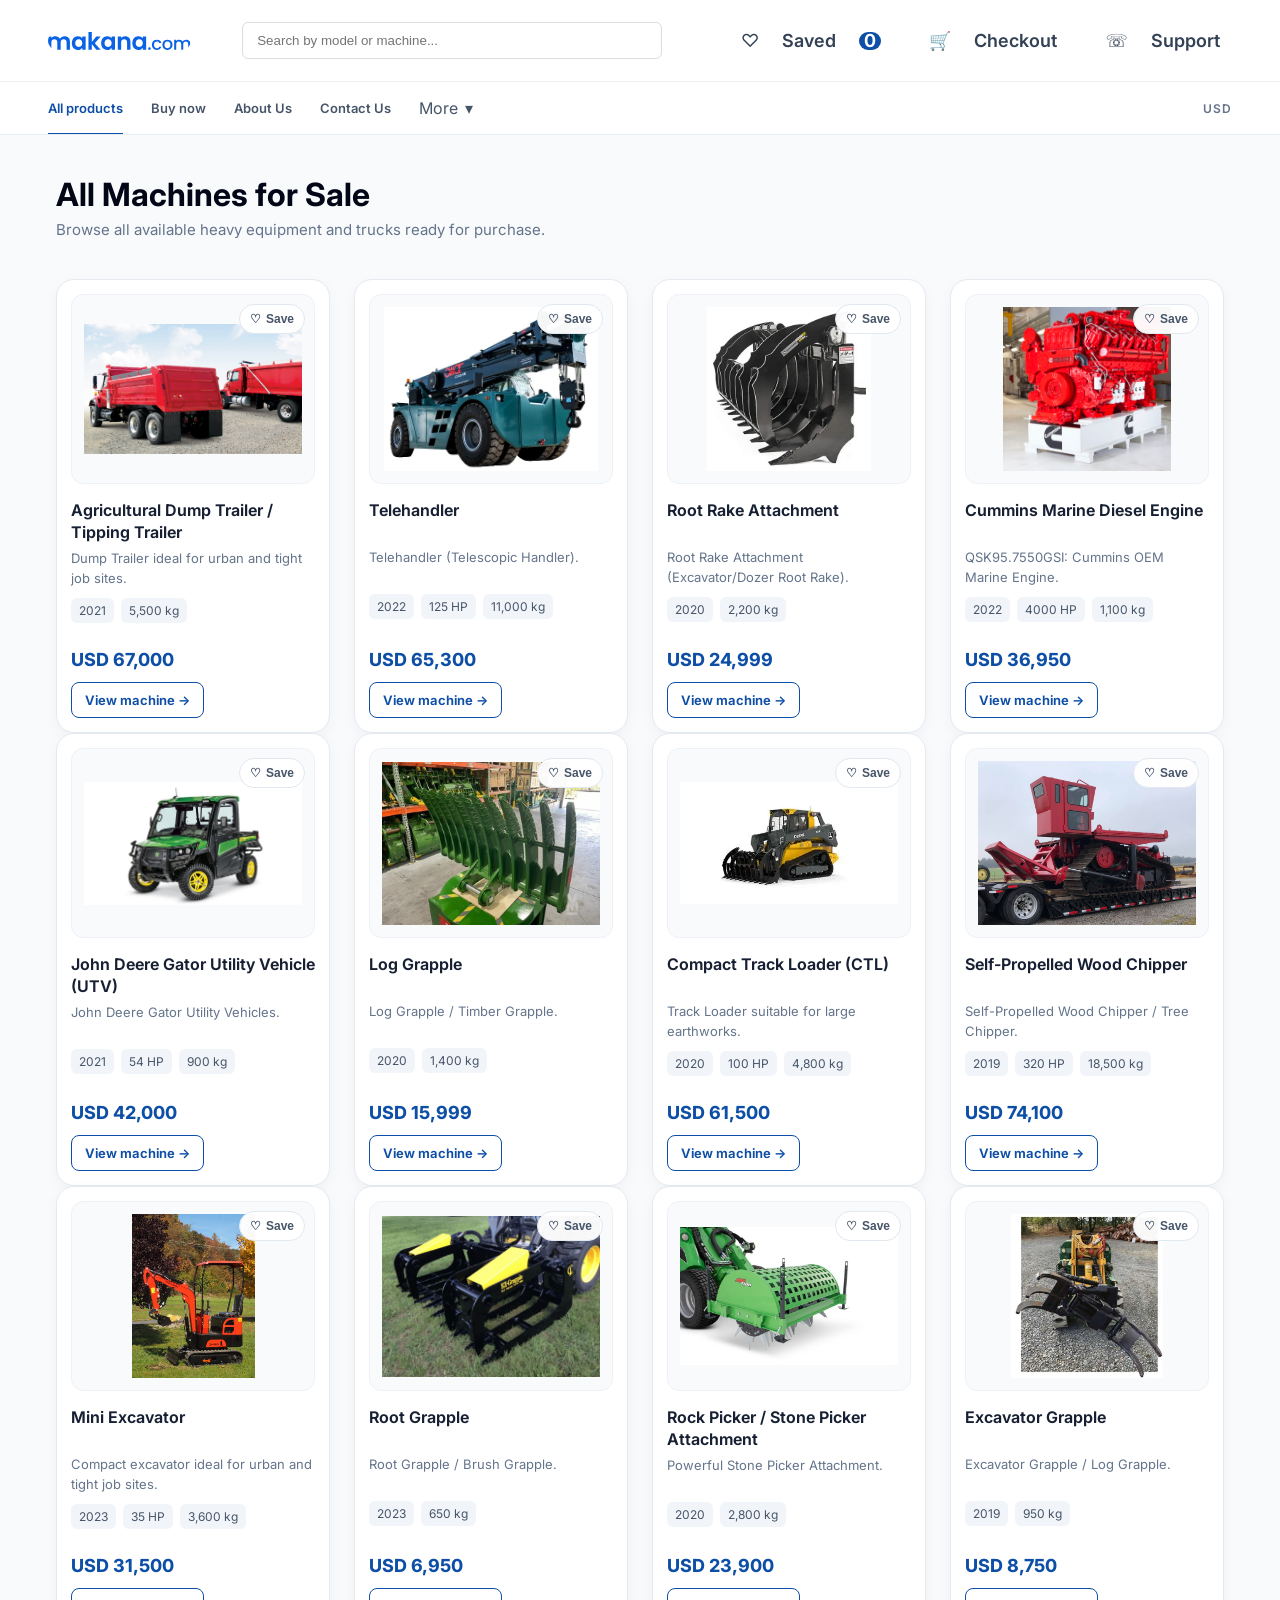
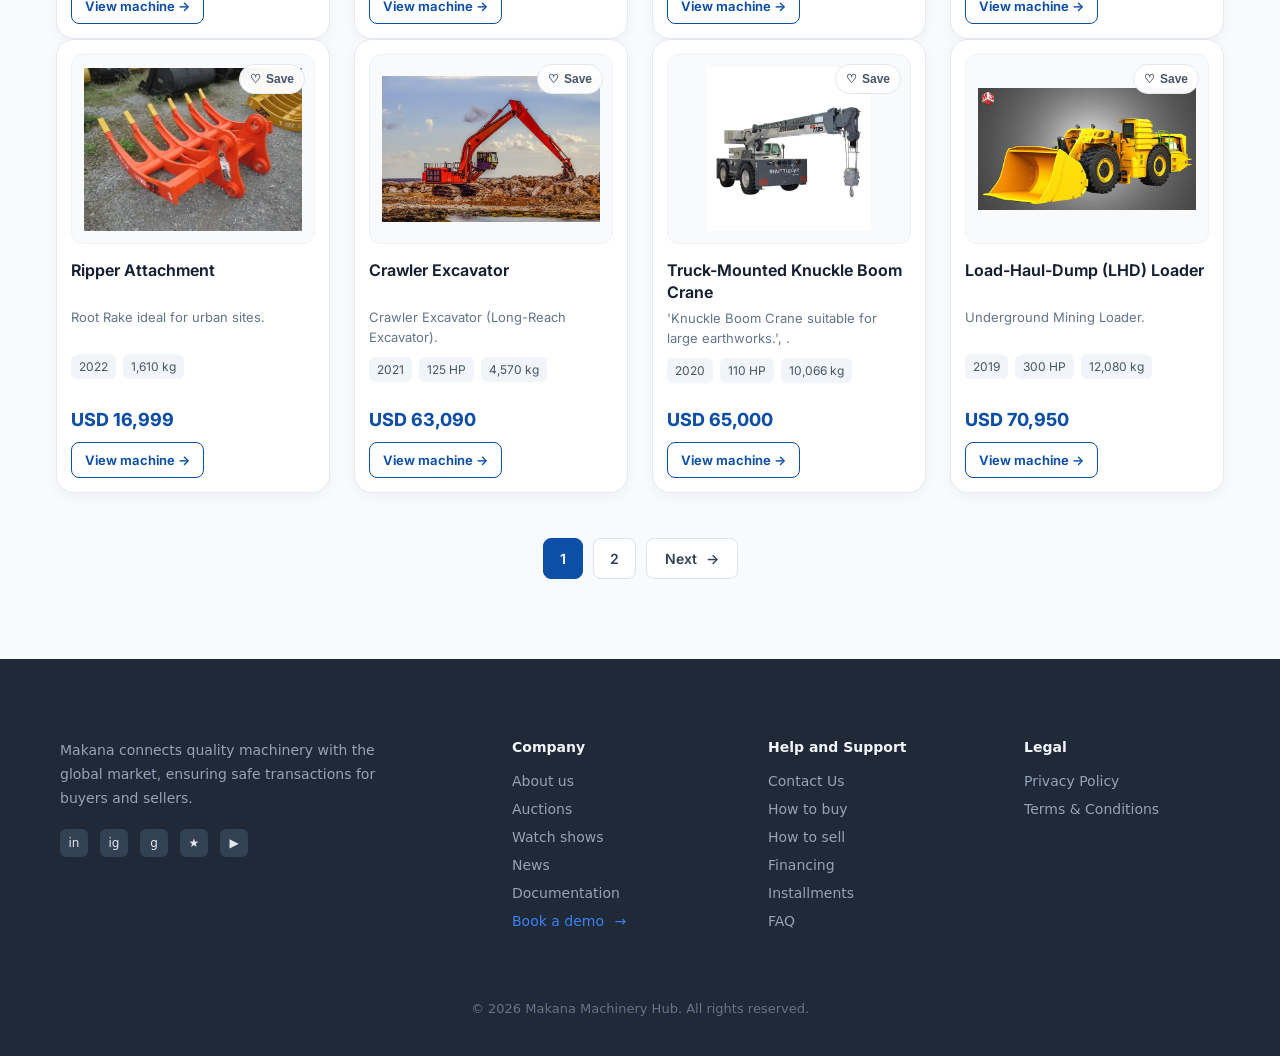
<file: products.html>
<!DOCTYPE html>
<html lang="en">

<head>
    <meta charset="UTF-8" />
    <meta name="viewport" content="width=device-width, initial-scale=1.0" />
    <title>All Machines for Sale | Makana</title>

    <link href="https://fonts.googleapis.com/css2?family=Inter:wght@400;500;600;700&display=swap" rel="stylesheet">

    <style>
        * {
            box-sizing: border-box;
            margin: 0;
            padding: 0;
        }

        body {
            font-family: Inter, system-ui, sans-serif;
            background: #f8fafc;
            color: #020617;
            overflow-x: hidden;
        }

        /* Global link styling */
        a {
            text-decoration: none;
            color: inherit;
            transition: color 0.3s ease;
        }

        a:hover {
            color: #0d4ea6;
            /* Your brand blue */
        }

        img {
            width: 100%;
            display: block;
            border-radius: 14px;
        }


        .top-bar {
            background: #b7d3ff;
            overflow: hidden;
            white-space: nowrap;
            padding: 8px 0;
            position: relative;
        }

        .ticker {
            display: inline-block;
            padding-left: 100%;
            animation: scroll-left 15s linear infinite;
            font-size: 14px;
            font-weight: 500;
        }

        @keyframes scroll-left {
            0% {
                transform: translateX(0);
            }

            100% {
                transform: translateX(-100%);
            }
        }


        * {
            box-sizing: border-box;
        }

        img {
            max-width: 100%;
            height: auto;
        }

        body {
            overflow-x: hidden;
        }


        /* HEADER */
        .header {
            display: flex;
            align-items: center;
            justify-content: space-between;
            padding: 14px 20px;
            gap: 16px;
            background: #fff;
        }

        .header-left img {
            max-height: 44px;
        }

        .search-box {
            flex: 1;
            max-width: 420px;
            position: relative;
        }

        .search-box input {
            width: 100%;
            padding: 10px 40px 10px 14px;
            border-radius: 6px;
            border: 1px solid #ddd;
        }

        .search-icon {
            position: absolute;
            right: 14px;
            top: 50%;
            transform: translateY(-50%);
        }

        .header-icons span {
            margin-left: 16px;
            font-size: 18px;
            cursor: pointer;
        }

        /* NAV */
        .nav {
            display: flex;
            gap: 18px;
            padding: 12px 16px;
            border-bottom: 1px solid #eee;
            background: #fff;
            overflow-x: auto;
            white-space: nowrap;
        }

        .nav a {
            font-size: 14px;
            color: #334155;
        }

        .nav .active {
            font-weight: 600;
        }

        /* PAGE HEADER */
        .page-header {
            padding: 40px 16px 20px;
            max-width: 1200px;
            margin: auto;
        }

        .page-header h1 {
            font-size: 32px;
            margin-bottom: 6px;
        }

        .page-header p {
            color: #64748b;
            font-size: 15px;
        }

        /* PRODUCT GRID */
        .products-container {
            max-width: 1200px;
            margin: auto;
            padding: 20px 16px 80px;
        }

        .products-grid {
            display: grid;
            grid-template-columns: repeat(auto-fit, minmax(260px, 1fr));
            gap: 22px;
        }

        .product-card {
            background: #fff;
            padding: 16px;
            border-radius: 18px;
            transition: .25s ease;
        }

        .product-card:hover {
            transform: translateY(-6px);
            box-shadow: 0 20px 40px rgba(0, 0, 0, .08);
        }

        .product-card img {
            height: 180px;
            object-fit: contain;
            margin-bottom: 12px;
        }

        .product-card h3 {
            font-size: 16px;
            margin-bottom: 6px;
        }

        .product-desc {
            font-size: 13px;
            color: #64748b;
            margin-bottom: 10px;
        }

        .meta {
            display: flex;
            gap: 10px;
            font-size: 12px;
            color: #64748b;
            margin-bottom: 12px;
        }

        .price {
            font-size: 16px;
            font-weight: 600;
        }

        /* FOOTER */
        .footer {
            background: #1f2937;
            color: #cbd5e1;
            padding: 60px 16px 30px;
        }

        .footer-container {
            max-width: 1200px;
            margin: auto;
            display: grid;
            grid-template-columns: repeat(auto-fit, minmax(220px, 1fr));
            gap: 40px;
        }

        .footer h4 {
            font-size: 14px;
            margin-bottom: 14px;
            color: #f1f5f9;
        }

        .footer ul {
            list-style: none;
        }

        .footer ul li {
            margin-bottom: 10px;
            font-size: 14px;
            color: #94a3b8;
        }

        .footer-bottom {
            text-align: center;
            margin-top: 40px;
            font-size: 13px;
            color: #64748b;
        }

        @media (max-width: 768px) {
            .header {
                flex-direction: column;
                align-items: stretch;
            }

            .header-icons {
                display: flex;
                justify-content: center;
            }

            .page-header h1 {
                font-size: 26px;
            }
        }

        .search-box {
            display: flex;
            align-items: center;
            gap: 6px;
        }

        .search-box input {
            min-width: 0;
            width: 100%;
        }

        .search-icon {
            border: 0;
            background: transparent;
            cursor: pointer;
            font-size: 22px;
            line-height: 1;
            padding: 4px 8px;
            color: inherit;
        }

        .search-results-status {
            max-width: 1200px;
            margin: 18px auto 0;
            padding: 0 16px;
            color: #475569;
            font-size: 14px;
        }

        .search-results-status:empty {
            display: none;
        }

        .no-search-results {
            display: none;
            max-width: 1200px;
            margin: 28px auto;
            padding: 24px 16px;
            text-align: center;
            color: #475569;
        }

        @media (max-width: 768px) {
            .search-box {
                width: 100%;
            }
        }
    </style>

    <style>
        /* PRODUCT CARD POLISH */
        .products-grid {
            align-items: stretch;
            gap: 24px;
        }

        .product-card {
            height: 100%;
            padding: 14px;
            border: 1px solid #e5eaf1;
            box-shadow: 0 4px 14px rgba(15, 23, 42, 0.04);
        }

        .product-card:hover {
            border-color: #cbd5e1;
            box-shadow: 0 16px 34px rgba(15, 23, 42, 0.10);
        }

        .product-card>a {
            display: flex;
            flex-direction: column;
            height: 100%;
            color: inherit;
            text-decoration: none;
        }

        .product-card img {
            display: block;
            width: 100%;
            height: 190px;
            padding: 12px;
            box-sizing: border-box;
            object-fit: contain;
            background: #f8fafc;
            border: 1px solid #eef2f7;
            border-radius: 12px;
            margin-bottom: 16px;
        }

        .product-card h3 {
            min-height: 42px;
            line-height: 1.35;
            font-size: 16px;
            font-weight: 650;
            color: #172033;
        }

        .product-desc {
            min-height: 36px;
            line-height: 1.5;
        }

        .meta {
            display: flex;
            flex-wrap: wrap;
            align-items: center;
            gap: 7px;
        }

        .meta span {
            display: inline-flex;
            align-items: center;
            padding: 5px 8px;
            border-radius: 6px;
            background: #f1f5f9;
            color: #475569;
            white-space: nowrap;
        }

        .price {
            margin-top: auto;
            padding-top: 14px;
            color: #0d4ea6;
            font-size: 18px;
            font-weight: 750;
        }

        .product-card>a::after {
            content: "View machine  →";
            display: block;
            width: fit-content;
            margin-top: 12px;
            padding: 9px 13px;
            border: 1px solid #0d4ea6;
            border-radius: 8px;
            color: #0d4ea6;
            font-size: 13px;
            font-weight: 650;
            transition: background 0.2s ease, color 0.2s ease;
        }

        .product-card:hover>a::after,
        .product-card>a:focus-visible::after {
            background: #0d4ea6;
            color: #fff;
        }

        .product-card>a:focus-visible {
            outline: 3px solid rgba(13, 78, 166, 0.25);
            outline-offset: 4px;
            border-radius: 10px;
        }

        @media (max-width: 600px) {
            .products-grid {
                grid-template-columns: repeat(1, minmax(0, 1fr));
                gap: 16px;
            }

            .product-card {
                padding: 12px;
            }

            .product-card img {
                height: 175px;
            }

            .product-card h3,
            .product-desc {
                min-height: 0;
            }
        }

        @media (min-width: 601px) and (max-width: 900px) {
            .products-grid {
                grid-template-columns: repeat(2, minmax(0, 1fr));
            }
        }
    </style>

    <style>
        /* HEADER & NAVIGATION UPGRADE */
        .header {
            position: relative;
            z-index: 20;
            min-height: 82px;
            padding: 14px clamp(16px, 4vw, 48px);
            gap: 24px;
            background: #fff;
            border-bottom: 1px solid #edf1f5;
        }

        .header-left img {
            width: auto;
            max-width: 190px;
            max-height: 48px;
            object-fit: contain;
        }

        .header-icons {
            display: flex;
            align-items: center;
            gap: 8px;
        }

        .header-action {
            position: relative;
            display: inline-flex;
            align-items: center;
            gap: 7px;
            min-height: 42px;
            padding: 8px 11px;
            border: 1px solid transparent;
            border-radius: 10px;
            background: transparent;
            color: #334155;
            font: inherit;
            cursor: pointer;
            transition: background .2s ease, border-color .2s ease, color .2s ease;
        }

        .header-action:hover {
            background: #f1f6fd;
            border-color: #dbeafe;
            color: #0d4ea6;
        }

        .header-action-icon {
            font-size: 20px;
            line-height: 1;
        }

        .header-action-label {
            font-size: 13px;
            font-weight: 600;
        }

        .header-badge {
            display: inline-flex;
            align-items: center;
            justify-content: center;
            min-width: 18px;
            height: 18px;
            padding: 0 5px;
            border-radius: 999px;
            background: #0d4ea6;
            color: #fff;
            font-size: 11px;
            font-weight: 700;
        }

        .mobile-nav-toggle {
            display: none;
        }

        .nav {
            position: relative;
            z-index: 15;
            align-items: center;
            padding: 0 clamp(16px, 4vw, 48px);
            min-height: 52px;
            gap: 28px;
            background: #fff;
            border-bottom: 1px solid #e8edf3;
        }

        .nav>a,
        .nav-dropdown-toggle,
        .nav-locale {
            display: inline-flex;
            align-items: center;
            min-height: 52px;
            color: #475569;
            font-size: 13px;
            font-weight: 600;
        }

        .nav>a {
            position: relative;
        }

        .nav>a:hover,
        .nav>a.active {
            color: #0d4ea6;
        }

        .nav>a.active::after {
            position: absolute;
            right: 0;
            bottom: -1px;
            left: 0;
            height: 2px;
            background: #0d4ea6;
            content: "";
        }

        .nav-dropdown {
            position: relative;
        }

        .nav-dropdown-toggle {
            gap: 7px;
            padding: 0;
            border: 0;
            background: transparent;
            font: inherit;
            cursor: pointer;
        }

        .nav-dropdown-menu {
            position: absolute;
            top: calc(100% - 2px);
            left: -14px;
            display: none;
            min-width: 180px;
            padding: 8px;
            border: 1px solid #e5eaf1;
            border-radius: 10px;
            background: #fff;
            box-shadow: 0 14px 30px rgba(15, 23, 42, .12);
        }

        .nav-dropdown-menu.open {
            display: grid;
        }

        .nav-dropdown-menu a {
            padding: 10px;
            border-radius: 7px;
            color: #475569;
            font-size: 13px;
        }

        .nav-dropdown-menu a:hover {
            background: #f1f6fd;
            color: #0d4ea6;
        }

        .nav-locale {
            margin-left: auto;
            color: #64748b;
            font-size: 12px;
            letter-spacing: .08em;
        }

        .save-machine-button {
            position: absolute;
            z-index: 3;
            top: 24px;
            right: 24px;
            display: inline-flex;
            align-items: center;
            gap: 5px;
            padding: 7px 10px;
            border: 1px solid #e2e8f0;
            border-radius: 999px;
            background: rgba(255, 255, 255, .96);
            color: #475569;
            font-size: 12px;
            font-weight: 650;
            cursor: pointer;
        }

        .product-card {
            position: relative;
        }

        .save-machine-button:hover,
        .save-machine-button.is-saved {
            border-color: #bfdbfe;
            background: #eff6ff;
            color: #0d4ea6;
        }

        .saved-panel-backdrop {
            position: fixed;
            z-index: 1000;
            inset: 0;
            display: flex;
            justify-content: flex-end;
            background: rgba(15, 23, 42, .42);
        }

        .saved-panel-backdrop[hidden] {
            display: none;
        }

        .saved-panel {
            width: min(440px, 100%);
            height: 100%;
            overflow-y: auto;
            padding: 28px 22px;
            background: #fff;
            box-shadow: -12px 0 40px rgba(15, 23, 42, .16);
        }

        .saved-panel-heading {
            display: flex;
            align-items: flex-start;
            justify-content: space-between;
            gap: 16px;
            padding-bottom: 20px;
            border-bottom: 1px solid #e8edf3;
        }

        .saved-eyebrow {
            margin-bottom: 6px;
            color: #0d4ea6;
            font-size: 11px;
            font-weight: 700;
            letter-spacing: .12em;
        }

        .saved-panel-heading h2 {
            color: #172033;
            font-size: 23px;
        }

        .saved-close {
            width: 36px;
            height: 36px;
            border: 0;
            border-radius: 50%;
            background: #f1f5f9;
            color: #334155;
            font-size: 24px;
            cursor: pointer;
        }

        .saved-machines-list {
            display: grid;
            gap: 12px;
            padding-top: 18px;
        }

        .saved-empty {
            padding: 22px 12px;
            color: #64748b;
            font-size: 14px;
            line-height: 1.6;
        }

        .saved-machine-item {
            display: grid;
            grid-template-columns: 76px 1fr auto;
            align-items: center;
            gap: 12px;
            padding: 10px;
            border: 1px solid #e8edf3;
            border-radius: 12px;
        }

        .saved-machine-item img {
            width: 76px;
            height: 66px;
            object-fit: contain;
            border-radius: 8px;
            background: #f8fafc;
        }

        .saved-machine-item h3 {
            margin: 0 0 5px;
            color: #172033;
            font-size: 13px;
            line-height: 1.35;
        }

        .saved-machine-item p {
            margin: 0;
            color: #0d4ea6;
            font-size: 13px;
            font-weight: 700;
        }

        .saved-remove {
            padding: 6px;
            border: 0;
            background: transparent;
            color: #64748b;
            font-size: 12px;
            cursor: pointer;
        }

        @media (max-width: 768px) {
            .header {
                display: grid;
                grid-template-columns: 1fr auto;
                gap: 12px;
                padding: 12px 16px;
            }

            .header-left img {
                max-width: 160px;
                max-height: 42px;
            }

            .header-icons {
                gap: 2px;
            }

            .header-action {
                min-height: 38px;
                padding: 7px;
            }

            .header-action-label {
                display: none;
            }

            .search-box {
                grid-column: 1 / -1;
                grid-row: 2;
                max-width: none;
            }

            .mobile-nav-toggle {
                display: flex;
                align-items: center;
                gap: 8px;
                width: 100%;
                padding: 12px 16px;
                border: 0;
                border-bottom: 1px solid #e8edf3;
                background: #fff;
                color: #334155;
                font-size: 14px;
                font-weight: 650;
                text-align: left;
                cursor: pointer;
            }

            .nav {
                display: none;
                align-items: stretch;
                flex-direction: column;
                gap: 0;
                padding: 6px 16px 14px;
                border-bottom: 1px solid #e8edf3;
            }

            .nav.mobile-open {
                display: flex;
            }

            .nav>a,
            .nav-dropdown-toggle {
                min-height: 44px;
            }

            .nav>a.active::after {
                display: none;
            }

            .nav-dropdown-menu {
                position: static;
                margin: 0 0 8px 10px;
                box-shadow: none;
            }

            .nav-locale {
                min-height: 36px;
                margin-left: 0;
            }

            .save-machine-button {
                top: 20px;
                right: 20px;
            }
        }
    </style>

    <style>
        /* FOOTER LINK STATES */
        .footer {
            background: #1f2937;
            color: #cbd5e1;
            padding: 80px 60px 40px;
            font-family: system-ui, -apple-system, BlinkMacSystemFont, sans-serif;
        }

        .footer-container {
            display: grid;
            grid-template-columns: 2fr 1fr 1fr 1fr;
            gap: 60px;
            max-width: 1200px;
            margin: 0 auto;
        }

        .footer-brand p {
            max-width: 320px;
            line-height: 1.7;
            font-size: 14px;
            color: #94a3b8;
        }

        .socials {
            display: flex;
            gap: 12px;
            margin-top: 18px;
        }

        .socials a {
            width: 28px;
            height: 28px;
            border-radius: 6px;
            background: #334155;
            display: flex;
            align-items: center;
            justify-content: center;
            color: #e5e7eb;
            font-size: 12px;
            text-decoration: none;
        }

        .footer-col h4 {
            color: #f1f5f9;
            font-size: 14px;
            margin-bottom: 18px;
        }

        .footer-col ul {
            list-style: none;
            padding: 0;
            margin: 0;
        }

        .footer-col ul li {
            margin-bottom: 12px;
        }

        .footer-col ul li a {
            text-decoration: none;
            color: #94a3b8;
            font-size: 14px;
        }

        .footer-col ul li a:hover {
            color: #e5e7eb;
        }

        .footer-col .highlight a {
            color: #3b82f6;
            font-weight: 500;
        }

        .footer-col .highlight span {
            margin-left: 6px;
        }

        .footer-bottom {
            text-align: center;
            margin-top: 60px;
            font-size: 13px;
            color: #64748b;
        }

        @media (max-width: 768px) {
            .footer-container {
                grid-template-columns: 1fr;
                gap: 40px;
            }

            .footer-col h4 {
                margin-bottom: 12px;
            }
        }


        @media (max-width: 600px) {

            .section {
                padding: 24px 16px;
            }

            .nav {
                padding: 10px 16px;
            }

            .container {
                padding: 60px 16px;
            }

            .footer {
                padding: 50px 16px 30px;
            }

        }
    </style>
</head>

<body>
    <!-- Expired promotional banner removed -->
    <!-- HEADER -->
    <header class="header">
        <div class="header-left">
            <a href="index.html">
                <img src="img/makana.com (2).svg" alt="Makana Logo">
            </a>
        </div>

        <div class="search-box">
            <input type="search" id="productSearch" placeholder="Search by model or machine..."
                aria-label="Search products by model or machine" autocomplete="off">
            <button class="search-icon" id="clearProductSearch" type="button" aria-label="Clear search"
                title="Clear search">×</button>
        </div>

        <div class="header-icons" aria-label="Quick links">
            <button class="header-action" id="savedMachinesButton" type="button" aria-label="Saved machines">
                <span class="header-action-icon" aria-hidden="true">♡</span>
                <span class="header-action-label">Saved</span>
                <span class="header-badge" id="savedMachinesCount">0</span>
            </button>
            <button class="header-action" id="checkoutButton" type="button" aria-label="Go to checkout">
                <span class="header-action-icon" aria-hidden="true">🛒</span>
                <span class="header-action-label">Checkout</span>
            </button>
            <button class="header-action" id="supportButton" type="button" aria-label="Contact customer support">
                <span class="header-action-icon" aria-hidden="true">☏</span>
                <span class="header-action-label">Support</span>
            </button>
        </div>
    </header>

    <!-- NAV -->
    <button class="mobile-nav-toggle" id="mobileNavToggle" type="button" aria-expanded="false"
        aria-controls="mainNavigation">
        <span aria-hidden="true">☰</span> Menu
    </button>
    <nav class="nav" id="mainNavigation">
        <a href="products.html" class="active">All products</a>
        <a href="products.html">Buy now</a>
        <a href="about.html">About Us</a>
        <a href="#" id="navContactLink">Contact Us</a>
        <div class="nav-dropdown">
            <button class="nav-dropdown-toggle" id="moreMenuToggle" type="button" aria-expanded="false"
                aria-controls="moreMenu">More <span aria-hidden="true">▾</span></button>
            <div class="nav-dropdown-menu" id="moreMenu">
                <a href="about.html">About Makana</a>
                <a href="#footer">Help &amp; Support</a>
            </div>
        </div>
        <span class="nav-locale" aria-label="Display currency">USD</span>
    </nav>

    <style>
        .nav a {
            text-decoration: none;
        }
    </style>

    <!-- PAGE HEADER -->
    <section class="page-header">
        <h1>All Machines for Sale</h1>
        <p>Browse all available heavy equipment and trucks ready for purchase.</p>
    </section>

    <!-- PRODUCTS -->
    <section class="products-container">

        <!-- PAGE 1 -->
        <p id="searchResultsStatus" class="search-results-status" aria-live="polite"></p>

        <div class="product-page active">

            <div class="products-grid">

                <div class="product-card">
                    <button class="save-machine-button" type="button" aria-label="Save this machine"
                        aria-pressed="false">♡ <span>Save</span></button>
                    <a href="product-details.html" onclick="selectProduct(
                   'Agricultural Dump Trailer / Tipping Trailer',
                   'Dump Trailer ideal for urban and tight job sites.',
                   'USD 67,000',
                   'img/heavy-machine-4.jpg'
            )">

                        <img src="img/heavy-machine-4.jpg" />
                        <h3>Agricultural Dump Trailer / Tipping Trailer</h3>
                        <div class="product-desc">Dump Trailer ideal for urban and tight job sites.</div>
                        <div class="meta">
                            <span>2021</span>
                            <!-- <span>N/A (Tow-behind)</span> -->
                            <span>5,500 kg</span>
                        </div>
                        <div class="price">USD 67,000</div>
                    </a>
                </div>




                <div class="product-card">
                    <button class="save-machine-button" type="button" aria-label="Save this machine"
                        aria-pressed="false">♡ <span>Save</span></button>
                    <a href="product-details.html" onclick="selectProduct(
                   'Telehandler (Telescopic Handler)',
                   'Telescopic Handler with excellent reliability.',
                   'USD 65,300',
                   'img/pick-carry9.png'
                )">

                        <img src="img/pick-carry9.png" />
                        <h3>Telehandler </h3>
                        <div class="product-desc">Telehandler (Telescopic Handler).</div>
                        <div class="meta">
                            <span>2022</span>
                            <span>125 HP</span>
                            <span>11,000 kg</span>
                        </div>
                        <div class="price">USD 65,300</div>
                    </a>
                </div>

                <div class="product-card">
                    <button class="save-machine-button" type="button" aria-label="Save this machine"
                        aria-pressed="false">♡ <span>Save</span></button>
                    <a href="product-details.html" onclick="selectProduct(
                   'Root Rake Attachment',
                   'Root Rake Attachment (Excavator/Dozer Root Rake).',
                   'USD 24,999',
                   'img/heavy-machine-14.jpg'
                )">
                        <img src="img/heavy-machine-14.jpg" />
                        <h3>Root Rake Attachment</h3>
                        <div class="product-desc">Root Rake Attachment (Excavator/Dozer Root Rake).</div>
                        <div class="meta">
                            <span>2020</span>
                            <!-- <span>31,436 km</span> -->
                            <span>2,200 kg</span>
                        </div>
                        <div class="price">USD 24,999</div>
                    </a>
                </div>

                <div class="product-card">
                    <button class="save-machine-button" type="button" aria-label="Save this machine"
                        aria-pressed="false">♡ <span>Save</span></button>
                    <a href="product-details.html" onclick="selectProduct(
                   'Cummins Marine Diesel Engine',
                   'QSK95.7550GSI: Cummins OEM Marine Engine.',
                   'USD 36,950',
                   'img/whatsappnew.jpeg'
                )">
                        <img src="img/whatsappnew.jpeg" />
                        <h3>Cummins Marine Diesel Engine</h3>
                        <div class="product-desc">QSK95.7550GSI: Cummins OEM Marine Engine.</div>
                        <div class="meta">
                            <span>2022</span>
                            <span>4000 HP</span>
                            <span>1,100 kg</span>
                        </div>
                        <div class="price">USD 36,950</div>
                    </a>
                </div>

            </div>


            <div class="products-grid">

                <div class="product-card">
                    <button class="save-machine-button" type="button" aria-label="Save this machine"
                        aria-pressed="false">♡ <span>Save</span></button>
                    <a href="product-details.html" onclick="selectProduct(
               'John Deere Gator Utility Vehicle (UTV)',
               'John Deere Gator Utility Vehicles.',
               'USD 42,000',
               'img/heavy-machine-19.jpg'
            )">
                        <img src="img/heavy-machine-19.jpg" />
                        <h3>John Deere Gator Utility Vehicle (UTV)</h3>
                        <div class="product-desc">John Deere Gator Utility Vehicles.</div>
                        <div class="meta">
                            <span>2021</span>
                            <span>54 HP</span>
                            <span>900 kg</span>
                        </div>
                        <div class="price">USD 42,000</div>
                    </a>
                </div>

                <div class="product-card">
                    <button class="save-machine-button" type="button" aria-label="Save this machine"
                        aria-pressed="false">♡ <span>Save</span></button>
                    <a href="product-details.html" onclick="selectProduct(
               'Log Grapple / Timber Grapple',
               'Log / Timber Grapple with excellent reliability.',
               'USD 15,999',
               'img/img18.jpg'
            )">
                        <img src="img/img18.jpg" />
                        <h3>Log Grapple</h3>
                        <div class="product-desc">Log Grapple / Timber Grapple.</div>
                        <div class="meta">
                            <span>2020</span>
                            <!-- <span>39,450 km</span> -->
                            <span>1,400 kg</span>
                        </div>
                        <div class="price">USD 15,999</div>
                    </a>
                </div>

                <div class="product-card">
                    <button class="save-machine-button" type="button" aria-label="Save this machine"
                        aria-pressed="false">♡ <span>Save</span></button>
                    <a href="product-details.html" onclick="selectProduct(
               'Compact Track Loader (CTL)',
               'Track Loader suitable for large earthworks.',
               'USD 61,500',
               'img/heavy-machine-13.jpg'
            )">
                        <img src="img/heavy-machine-13.jpg" />
                        <h3>Compact Track Loader (CTL)</h3>
                        <div class="product-desc">Track Loader suitable for large earthworks.</div>
                        <div class="meta">
                            <span>2020</span>
                            <span>100 HP</span>
                            <span>4,800 kg</span>
                        </div>
                        <div class="price">USD 61,500</div>
                    </a>
                </div>

                <div class="product-card">
                    <button class="save-machine-button" type="button" aria-label="Save this machine"
                        aria-pressed="false">♡ <span>Save</span></button>
                    <a href="product-details.html" onclick="selectProduct(
               'Self-Propelled Wood Chipper',
               'Self-Propelled Wood / Tree Chipper.',
               'USD 74,100',
               'img/heavy-machine-12.jpg'
            )">
                        <img src="img/heavy-machine-12.jpg" />
                        <h3>Self-Propelled Wood Chipper</h3>
                        <div class="product-desc">Self-Propelled Wood Chipper / Tree Chipper.</div>
                        <div class="meta">
                            <span>2019</span>
                            <span>320 HP</span>
                            <span>18,500 kg</span>
                        </div>
                        <div class="price">USD 74,100</div>
                    </a>
                </div>

            </div>


            <div class="products-grid">

                <div class="product-card">
                    <button class="save-machine-button" type="button" aria-label="Save this machine"
                        aria-pressed="false">♡ <span>Save</span></button>
                    <a href="product-details.html" onclick="selectProduct(
            'Mini Excavator',
            'Compact excavator ideal for urban and tight job sites.',
            'USD 31,500',
            'img/escavator.webp'
          )">
                        <img src="img/escavator.webp" />
                        <h3>Mini Excavator</h3>
                        <div class="product-desc">Compact excavator ideal for urban and tight job sites.</div>
                        <div class="meta">
                            <span>2023</span>
                            <span>35 HP</span>
                            <span>3,600 kg</span>
                        </div>
                        <div class="price">USD 31,500</div>
                    </a>
                </div>

                <div class="product-card">
                    <button class="save-machine-button" type="button" aria-label="Save this machine"
                        aria-pressed="false">♡ <span>Save</span></button>
                    <a href="product-details.html" onclick="selectProduct(
               'Root Grapple / Brush Grapple',
               'Root / Brush Grapple with excellent reliability.',
               'USD 6,950',
               'img/EZ-Grapple-onfront15.png'
            )">
                        <img src="img/EZ-Grapple-onfront15.png" />
                        <h3>Root Grapple</h3>
                        <div class="product-desc">Root Grapple / Brush Grapple.</div>
                        <div class="meta">
                            <span>2023</span>
                            <!-- <span>39,455 km</span> -->
                            <span>650 kg</span>
                        </div>
                        <div class="price">USD 6,950</div>
                    </a>
                </div>

                <div class="product-card">
                    <button class="save-machine-button" type="button" aria-label="Save this machine"
                        aria-pressed="false">♡ <span>Save</span></button>
                    <a href="product-details.html" onclick="selectProduct(
               'Rock Picker / Stone Picker Attachment',
               'Powerful Stone Picker Attachment.',
               'USD 23,900',
               'img/lb-avant-lawn-aerator-1831.jpg'
            )">
                        <img src="img/lb-avant-lawn-aerator-1831.jpg" />
                        <h3>Rock Picker / Stone Picker Attachment</h3>
                        <div class="product-desc">Powerful Stone Picker Attachment.</div>
                        <div class="meta">
                            <span>2020</span>
                            <!-- <span>14,000 hrs</span> -->
                            <span>2,800 kg</span>
                        </div>
                        <div class="price">USD 23,900</div>
                    </a>
                </div>

                <div class="product-card">
                    <button class="save-machine-button" type="button" aria-label="Save this machine"
                        aria-pressed="false">♡ <span>Save</span></button>
                    <a href="product-details.html" onclick="selectProduct(
               'Excavator Grapple',
               'Excavator Grapple / Log Grapple.',
               'USD 8,750',
               'img/OIP16.webp'
            )">
                        <img src="img/OIP16.webp" />
                        <h3>Excavator Grapple</h3>
                        <div class="product-desc">Excavator Grapple / Log Grapple.</div>
                        <div class="meta">
                            <span>2019</span>
                            <!-- <span>31,436 km</span> -->
                            <span>950 kg</span>
                        </div>
                        <div class="price">USD 8,750</div>
                    </a>
                </div>

            </div>


            <div class="products-grid">

                <div class="product-card">
                    <button class="save-machine-button" type="button" aria-label="Save this machine"
                        aria-pressed="false">♡ <span>Save</span></button>
                    <a href="product-details.html" onclick="selectProduct(
               'Ripper Attachment / Root Rake',
               'Root Rake ideal for urban and tight job sites.',
               'USD 16,999',
               'img/OIP17.webp'
            )">
                        <img src="img/OIP17.webp" />
                        <h3>Ripper Attachment</h3>
                        <div class="product-desc">Root Rake ideal for urban sites.</div>
                        <div class="meta">
                            <span>2022</span>
                            <!-- <span>6,000 hrs</span> -->
                            <span>1,610 kg</span>
                        </div>
                        <div class="price">USD 16,999</div>
                    </a>
                </div>

                <div class="product-card">
                    <button class="save-machine-button" type="button" aria-label="Save this machine"
                        aria-pressed="false">♡ <span>Save</span></button>
                    <a href="product-details.html" onclick="selectProduct(
               'Crawler Excavator (Long-Reach Excavator)',
               'Long-Reach Excavator with excellent reliability.',
               'USD 63,090',
               'img/heavy-machine-2.jpg'
            )">
                        <img src="img/heavy-machine-2.jpg" />
                        <h3>Crawler Excavator </h3>
                        <div class="product-desc">Crawler Excavator (Long-Reach Excavator).</div>
                        <div class="meta">
                            <span>2021</span>
                            <span>125 HP</span>
                            <span>4,570 kg</span>
                        </div>
                        <div class="price">USD 63,090</div>
                    </a>
                </div>

                <div class="product-card">
                    <button class="save-machine-button" type="button" aria-label="Save this machine"
                        aria-pressed="false">♡ <span>Save</span></button>
                    <a href="product-details.html" onclick="selectProduct(
               'Truck-Mounted Knuckle Boom Crane',
               'Knuckle Boom Crane suitable for large earthworks.',
               'USD 65,000',
               'img/Shuttlelift-9.jpg'
            )">
                        <img src="img/Shuttlelift-9.jpg" />
                        <h3>Truck-Mounted Knuckle Boom Crane</h3>
                        <div class="product-desc"> 'Knuckle Boom Crane suitable for large earthworks.',
                            .</div>
                        <div class="meta">
                            <span>2020</span>
                            <span>110 HP</span>
                            <span>10,066 kg</span>
                        </div>
                        <div class="price">USD 65,000</div>
                    </a>
                </div>

                <div class="product-card">
                    <button class="save-machine-button" type="button" aria-label="Save this machine"
                        aria-pressed="false">♡ <span>Save</span></button>
                    <a href="product-details.html" onclick="selectProduct(
               'Load-Haul-Dump (LHD) Loader',
               'Underground Mining Loader.',
               'USD 70,950',
               'img/wx18h-underground-mining-loader-5.jpg'
            )">
                        <img src="img/wx18h-underground-mining-loader-5.jpg" />
                        <h3>Load-Haul-Dump (LHD) Loader </h3>
                        <div class="product-desc">Underground Mining Loader.</div>
                        <div class="meta">
                            <span>2019</span>
                            <span>300 HP</span>
                            <span>12,080 kg</span>
                        </div>
                        <div class="price">USD 70,950</div>
                    </a>
                </div>

            </div>
        </div>


        <!-- PAGE 2 -->
        <div class="product-page">

            <div class="products-grid">

                <div class="product-card">
                    <button class="save-machine-button" type="button" aria-label="Save this machine"
                        aria-pressed="false">♡ <span>Save</span></button>
                    <a href="product-details.html" onclick="selectProduct(
                   'Agricultural Dump Trailer / Tipping Trailer',
                   'Dump Trailer ideal for urban and tight job sites.',
                   'USD 67,000',
                   'img/heavy-machine-4.jpg'
            )">

                        <img src="img/heavy-machine-4.jpg" />
                        <h3>Agricultural Dump Trailer / Tipping Trailer</h3>
                        <div class="product-desc">Dump Trailer ideal for urban and tight job sites.</div>
                        <div class="meta">
                            <span>2021</span>
                            <!-- <span>N/A (Tow-behind)</span> -->
                            <span>5,500 kg</span>
                        </div>
                        <div class="price">USD 67,000</div>
                    </a>
                </div>




                <div class="product-card">
                    <button class="save-machine-button" type="button" aria-label="Save this machine"
                        aria-pressed="false">♡ <span>Save</span></button>
                    <a href="product-details.html" onclick="selectProduct(
                   'Telehandler (Telescopic Handler)',
                   'Telescopic Handler with excellent reliability.',
                   'USD 65,300',
                   'img/pick-carry9.png'
                )">

                        <img src="img/pick-carry9.png" />
                        <h3>Telehandler </h3>
                        <div class="product-desc">Telehandler (Telescopic Handler).</div>
                        <div class="meta">
                            <span>2022</span>
                            <span>125 HP</span>
                            <span>11,000 kg</span>
                        </div>
                        <div class="price">USD 65,300</div>
                    </a>
                </div>

                <div class="product-card">
                    <button class="save-machine-button" type="button" aria-label="Save this machine"
                        aria-pressed="false">♡ <span>Save</span></button>
                    <a href="product-details.html" onclick="selectProduct(
                   'Root Rake Attachment',
                   'Root Rake Attachment (Excavator/Dozer Root Rake).',
                   'USD 24,999',
                   'img/heavy-machine-14.jpg'
                )">
                        <img src="img/heavy-machine-14.jpg" />
                        <h3>Root Rake Attachment</h3>
                        <div class="product-desc">Root Rake Attachment (Excavator/Dozer Root Rake).</div>
                        <div class="meta">
                            <span>2020</span>
                            <!-- <span>31,436 km</span> -->
                            <span>2,200 kg</span>
                        </div>
                        <div class="price">USD 24,999</div>
                    </a>
                </div>

                <div class="product-card">
                    <button class="save-machine-button" type="button" aria-label="Save this machine"
                        aria-pressed="false">♡ <span>Save</span></button>
                    <a href="product-details.html" onclick="selectProduct(
                   'Cummins Marine Diesel Engine',
                   'QSK95.7550GSI: Cummins OEM Marine Engine.',
                   'USD 36,950',
                   'img/whatsappnew.jpeg'
                )">
                        <img src="img/whatsappnew.jpeg" />
                        <h3>Cummins Marine Diesel Engine</h3>
                        <div class="product-desc">QSK95.7550GSI: Cummins OEM Marine Engine.</div>
                        <div class="meta">
                            <span>2022</span>
                            <span>4000 HP</span>
                            <span>1,100 kg</span>
                        </div>
                        <div class="price">USD 36,950</div>
                    </a>
                </div>

            </div>


            <div class="products-grid">

                <div class="product-card">
                    <button class="save-machine-button" type="button" aria-label="Save this machine"
                        aria-pressed="false">♡ <span>Save</span></button>
                    <a href="product-details.html" onclick="selectProduct(
               'John Deere Gator Utility Vehicle (UTV)',
               'John Deere Gator Utility Vehicles.',
               'USD 42,000',
               'img/heavy-machine-19.jpg'
            )">
                        <img src="img/heavy-machine-19.jpg" />
                        <h3>John Deere Gator Utility Vehicle (UTV)</h3>
                        <div class="product-desc">John Deere Gator Utility Vehicles.</div>
                        <div class="meta">
                            <span>2021</span>
                            <span>54 HP</span>
                            <span>900 kg</span>
                        </div>
                        <div class="price">USD 42,000</div>
                    </a>
                </div>

                <div class="product-card">
                    <button class="save-machine-button" type="button" aria-label="Save this machine"
                        aria-pressed="false">♡ <span>Save</span></button>
                    <a href="product-details.html" onclick="selectProduct(
               'Log Grapple / Timber Grapple',
               'Log / Timber Grapple with excellent reliability.',
               'USD 15,999',
               'img/img18.jpg'
            )">
                        <img src="img/img18.jpg" />
                        <h3>Log Grapple</h3>
                        <div class="product-desc">Log Grapple / Timber Grapple.</div>
                        <div class="meta">
                            <span>2020</span>
                            <!-- <span>39,450 km</span> -->
                            <span>1,400 kg</span>
                        </div>
                        <div class="price">USD 15,999</div>
                    </a>
                </div>

                <div class="product-card">
                    <button class="save-machine-button" type="button" aria-label="Save this machine"
                        aria-pressed="false">♡ <span>Save</span></button>
                    <a href="product-details.html" onclick="selectProduct(
               'Compact Track Loader (CTL)',
               'Track Loader suitable for large earthworks.',
               'USD 61,500',
               'img/heavy-machine-13.jpg'
            )">
                        <img src="img/heavy-machine-13.jpg" />
                        <h3>Compact Track Loader (CTL)</h3>
                        <div class="product-desc">Track Loader suitable for large earthworks.</div>
                        <div class="meta">
                            <span>2020</span>
                            <span>100 HP</span>
                            <span>4,800 kg</span>
                        </div>
                        <div class="price">USD 61,500</div>
                    </a>
                </div>

                <div class="product-card">
                    <button class="save-machine-button" type="button" aria-label="Save this machine"
                        aria-pressed="false">♡ <span>Save</span></button>
                    <a href="product-details.html" onclick="selectProduct(
               'Self-Propelled Wood Chipper',
               'Self-Propelled Wood / Tree Chipper.',
               'USD 74,100',
               'img/heavy-machine-12.jpg'
            )">
                        <img src="img/heavy-machine-12.jpg" />
                        <h3>Self-Propelled Wood Chipper</h3>
                        <div class="product-desc">Self-Propelled Wood Chipper / Tree Chipper.</div>
                        <div class="meta">
                            <span>2019</span>
                            <span>320 HP</span>
                            <span>18,500 kg</span>
                        </div>
                        <div class="price">USD 74,100</div>
                    </a>
                </div>

            </div>


            <div class="products-grid">

                <div class="product-card">
                    <button class="save-machine-button" type="button" aria-label="Save this machine"
                        aria-pressed="false">♡ <span>Save</span></button>
                    <a href="product-details.html" onclick="selectProduct(
            'Mini Excavator',
            'Compact excavator ideal for urban and tight job sites.',
            'USD 31,500',
            'img/escavator.webp'
          )">
                        <img src="img/escavator.webp" />
                        <h3>Mini Excavator</h3>
                        <div class="product-desc">Compact excavator ideal for urban and tight job sites.</div>
                        <div class="meta">
                            <span>2023</span>
                            <span>35 HP</span>
                            <span>3,600 kg</span>
                        </div>
                        <div class="price">USD 31,500</div>
                    </a>
                </div>

                <div class="product-card">
                    <button class="save-machine-button" type="button" aria-label="Save this machine"
                        aria-pressed="false">♡ <span>Save</span></button>
                    <a href="product-details.html" onclick="selectProduct(
               'Root Grapple / Brush Grapple',
               'Root / Brush Grapple with excellent reliability.',
               'USD 6,950',
               'img/EZ-Grapple-onfront15.png'
            )">
                        <img src="img/EZ-Grapple-onfront15.png" />
                        <h3>Root Grapple</h3>
                        <div class="product-desc">Root Grapple / Brush Grapple.</div>
                        <div class="meta">
                            <span>2023</span>
                            <!-- <span>39,455 km</span> -->
                            <span>650 kg</span>
                        </div>
                        <div class="price">USD 6,950</div>
                    </a>
                </div>

                <div class="product-card">
                    <button class="save-machine-button" type="button" aria-label="Save this machine"
                        aria-pressed="false">♡ <span>Save</span></button>
                    <a href="product-details.html" onclick="selectProduct(
               'Rock Picker / Stone Picker Attachment',
               'Powerful Stone Picker Attachment.',
               'USD 23,900',
               'img/lb-avant-lawn-aerator-1831.jpg'
            )">
                        <img src="img/lb-avant-lawn-aerator-1831.jpg" />
                        <h3>Rock Picker / Stone Picker Attachment</h3>
                        <div class="product-desc">Powerful Stone Picker Attachment.</div>
                        <div class="meta">
                            <span>2020</span>
                            <!-- <span>14,000 hrs</span> -->
                            <span>2,800 kg</span>
                        </div>
                        <div class="price">USD 23,900</div>
                    </a>
                </div>

                <div class="product-card">
                    <button class="save-machine-button" type="button" aria-label="Save this machine"
                        aria-pressed="false">♡ <span>Save</span></button>
                    <a href="product-details.html" onclick="selectProduct(
               'Excavator Grapple',
               'Excavator Grapple / Log Grapple.',
               'USD 8,750',
               'img/OIP16.webp'
            )">
                        <img src="img/OIP16.webp" />
                        <h3>Excavator Grapple</h3>
                        <div class="product-desc">Excavator Grapple / Log Grapple.</div>
                        <div class="meta">
                            <span>2019</span>
                            <!-- <span>31,436 km</span> -->
                            <span>950 kg</span>
                        </div>
                        <div class="price">USD 8,750</div>
                    </a>
                </div>

            </div>


            <div class="products-grid">

                <div class="product-card">
                    <button class="save-machine-button" type="button" aria-label="Save this machine"
                        aria-pressed="false">♡ <span>Save</span></button>
                    <a href="product-details.html" onclick="selectProduct(
               'Ripper Attachment / Root Rake',
               'Root Rake ideal for urban and tight job sites.',
               'USD 16,999',
               'img/OIP17.webp'
            )">
                        <img src="img/OIP17.webp" />
                        <h3>Ripper Attachment</h3>
                        <div class="product-desc">Root Rake ideal for urban sites.</div>
                        <div class="meta">
                            <span>2022</span>
                            <!-- <span>6,000 hrs</span> -->
                            <span>1,610 kg</span>
                        </div>
                        <div class="price">USD 16,999</div>
                    </a>
                </div>

                <div class="product-card">
                    <button class="save-machine-button" type="button" aria-label="Save this machine"
                        aria-pressed="false">♡ <span>Save</span></button>
                    <a href="product-details.html" onclick="selectProduct(
               'Crawler Excavator (Long-Reach Excavator)',
               'Long-Reach Excavator with excellent reliability.',
               'USD 63,090',
               'img/heavy-machine-2.jpg'
            )">
                        <img src="img/heavy-machine-2.jpg" />
                        <h3>Crawler Excavator </h3>
                        <div class="product-desc">Crawler Excavator (Long-Reach Excavator).</div>
                        <div class="meta">
                            <span>2021</span>
                            <span>125 HP</span>
                            <span>4,570 kg</span>
                        </div>
                        <div class="price">USD 63,090</div>
                    </a>
                </div>

                <div class="product-card">
                    <button class="save-machine-button" type="button" aria-label="Save this machine"
                        aria-pressed="false">♡ <span>Save</span></button>
                    <a href="product-details.html" onclick="selectProduct(
               'Truck-Mounted Knuckle Boom Crane',
               'Knuckle Boom Crane suitable for large earthworks.',
               'USD 65,000',
               'img/Shuttlelift-9.jpg'
            )">
                        <img src="img/Shuttlelift-9.jpg" />
                        <h3>Truck-Mounted Knuckle Boom Crane</h3>
                        <div class="product-desc"> 'Knuckle Boom Crane suitable for large earthworks.',
                            .</div>
                        <div class="meta">
                            <span>2020</span>
                            <span>110 HP</span>
                            <span>10,066 kg</span>
                        </div>
                        <div class="price">USD 65,000</div>
                    </a>
                </div>

                <div class="product-card">
                    <button class="save-machine-button" type="button" aria-label="Save this machine"
                        aria-pressed="false">♡ <span>Save</span></button>
                    <a href="product-details.html" onclick="selectProduct(
               'Load-Haul-Dump (LHD) Loader',
               'Underground Mining Loader.',
               'USD 70,950',
               'img/wx18h-underground-mining-loader-5.jpg'
            )">
                        <img src="img/wx18h-underground-mining-loader-5.jpg" />
                        <h3>Load-Haul-Dump (LHD) Loader </h3>
                        <div class="product-desc">Underground Mining Loader.</div>
                        <div class="meta">
                            <span>2019</span>
                            <span>300 HP</span>
                            <span>12,080 kg</span>
                        </div>
                        <div class="price">USD 70,950</div>
                    </a>
                </div>

            </div>
        </div>

        <div id="noSearchResults" class="no-search-results">No machines match your search. Try another model or keyword.
        </div>

        <div class="pagination">

            <button class="page-btn active" onclick="showPage(1)">1</button>

            <button class="page-btn" onclick="showPage(2)">2</button>

            <button class="next-btn" onclick="nextPage()">
                Next <span>→</span>
            </button>

        </div>

    </section>

    <style>
        /* PRODUCT PAGINATION */

        .product-page {
            display: none;
        }

        .product-page.active {
            display: block;
        }

        .pagination {
            display: flex;
            justify-content: center;
            align-items: center;
            gap: 10px;
            margin-top: 45px;
        }

        .page-btn,
        .next-btn {
            border: 1px solid #dbe3ec;
            background: #fff;
            color: #334155;
            padding: 11px 16px;
            border-radius: 8px;
            font-family: inherit;
            font-size: 14px;
            font-weight: 600;
            cursor: pointer;
            transition: all 0.25s ease;
        }

        .page-btn:hover,
        .next-btn:hover {
            background: #0d4ea6;
            color: #fff;
            border-color: #0d4ea6;
        }

        .page-btn.active {
            background: #0d4ea6;
            color: #fff;
            border-color: #0d4ea6;
        }

        .next-btn {
            padding: 11px 18px;
        }

        .next-btn span {
            margin-left: 5px;
        }
    </style>

    <!-- FOOTER -->

    <div class="saved-panel-backdrop" id="savedPanelBackdrop" hidden>
        <section class="saved-panel" role="dialog" aria-modal="true" aria-labelledby="savedPanelTitle">
            <div class="saved-panel-heading">
                <div>
                    <p class="saved-eyebrow">YOUR SHORTLIST</p>
                    <h2 id="savedPanelTitle">Saved machines</h2>
                </div>
                <button type="button" class="saved-close" id="closeSavedPanel"
                    aria-label="Close saved machines">×</button>
            </div>
            <div id="savedMachinesList" class="saved-machines-list">
                <p class="saved-empty">You haven't saved any machines yet. Use the Save button on a product card to
                    build your shortlist.</p>
            </div>
        </section>
    </div>

    <footer class="footer">
        <div class="footer-container">
            <div class="footer-col footer-brand">
                <p>
                    Makana connects quality machinery with the global market, ensuring
                    safe transactions for buyers and sellers.
                </p>

                <div class="socials">
                    <a href="#">in</a>
                    <a href="#">ig</a>
                    <a href="#">g</a>
                    <a href="#">★</a>
                    <a href="#">▶</a>
                </div>
            </div>

            <div class="footer-col">
                <h4>Company</h4>
                <ul>
                    <li><a href="about.html">About us</a></li>
                    <li><a href="#">Auctions</a></li>
                    <li><a href="#">Watch shows</a></li>
                    <li><a href="#">News</a></li>
                    <li><a href="#">Documentation</a></li>
                    <li class="highlight">
                        <a href="#">Book a demo <span>→</span></a>
                    </li>
                </ul>
            </div>

            <div class="footer-col">
                <h4>Help and Support</h4>
                <ul>
                    <li><a href="#" onclick="Tawk_API.maximize(); return false;">
                            Contact Us
                        </a></li>
                    <li><a href="products.html">How to buy</a></li>
                    <li><a href="#">How to sell</a></li>
                    <li><a href="#">Financing</a></li>
                    <li><a href="#">Installments</a></li>
                    <li><a href="#">FAQ</a></li>
                </ul>
            </div>

            <div class="footer-col">
                <h4>Legal</h4>
                <ul>
                    <li><a href="#">Privacy Policy</a></li>
                    <li><a href="#">Terms & Conditions</a></li>
                </ul>
            </div>
        </div>

        <div class="footer-bottom">
            © 2026 Makana Machinery Hub. All rights reserved.
        </div>
    </footer>


    <script>
        function selectProduct(name, desc, price, img) {
            const product = {
                name: name,
                desc: desc,
                price: price,
                img: img
            };

            localStorage.setItem("selectedProduct", JSON.stringify(product));
        }
    </script>

    <script>
        let currentPage = 1;

        function showPage(pageNumber) {

            const pages = document.querySelectorAll(".product-page");
            const buttons = document.querySelectorAll(".page-btn");

            pages.forEach((page, index) => {
                page.classList.toggle("active", index === pageNumber - 1);
            });

            buttons.forEach((button, index) => {
                button.classList.toggle("active", index === pageNumber - 1);
            });

            currentPage = pageNumber;

            window.scrollTo({
                top: document.querySelector(".products-container").offsetTop - 80,
                behavior: "smooth"
            });
        }


        function nextPage() {

            const totalPages = document.querySelectorAll(".product-page").length;

            if (currentPage < totalPages) {
                showPage(currentPage + 1);
            } else {
                showPage(1);
            }
        }

        // Product search: searches all pages and temporarily shows every matching card.
        const productSearchInput = document.getElementById("productSearch");
        const clearProductSearchButton = document.getElementById("clearProductSearch");
        const searchResultsStatus = document.getElementById("searchResultsStatus");
        const noSearchResults = document.getElementById("noSearchResults");
        const productPages = Array.from(document.querySelectorAll(".product-page"));
        const productPagination = document.querySelector(".pagination");

        function filterProducts() {
            const query = productSearchInput.value.trim().toLowerCase();
            let matchCount = 0;

            productPages.forEach((page) => {
                const cards = Array.from(page.querySelectorAll(".product-card"));
                let pageHasMatches = false;

                cards.forEach((card) => {
                    const searchableText = card.textContent.toLowerCase();
                    const matches = !query || searchableText.includes(query);

                    card.style.display = matches ? "" : "none";
                    if (matches) {
                        matchCount++;
                        pageHasMatches = true;
                    }
                });

                page.classList.toggle("active", query ? pageHasMatches : page === productPages[currentPage - 1]);
            });

            const searching = query.length > 0;
            if (productPagination) {
                productPagination.style.display = searching ? "none" : "";
            }

            noSearchResults.style.display = searching && matchCount === 0 ? "block" : "none";
            searchResultsStatus.textContent = searching
                ? `${matchCount} machine${matchCount === 1 ? "" : "s"} found for "${productSearchInput.value.trim()}".`
                : "";

            clearProductSearchButton.style.visibility = searching ? "visible" : "hidden";
        }

        productSearchInput.addEventListener("input", filterProducts);

        clearProductSearchButton.addEventListener("click", () => {
            productSearchInput.value = "";
            filterProducts();
            productSearchInput.focus();
        });

        // Keep pagination working normally after a search is cleared.
        const originalShowPage = showPage;
        showPage = function (pageNumber) {
            originalShowPage(pageNumber);
            if (!productSearchInput.value.trim()) {
                productPages.forEach((page, index) => {
                    page.querySelectorAll(".product-card").forEach(card => card.style.display = "");
                    page.classList.toggle("active", index === pageNumber - 1);
                });
            }
        };

        clearProductSearchButton.style.visibility = "hidden";

    </script>
    <!--Start of Tawk.to Script-->
    <script type="text/javascript">
        var Tawk_API = Tawk_API || {}, Tawk_LoadStart = new Date();
        (function () {
            var s1 = document.createElement("script"), s0 = document.getElementsByTagName("script")[0];
            s1.async = true;
            s1.src = 'https://embed.tawk.to/68c6bc223c57f819275d5edd/1j544tq3s';
            s1.charset = 'UTF-8';
            s1.setAttribute('crossorigin', '*');
            s0.parentNode.insertBefore(s1, s0);
        })();
    </script>
    <!--End of Tawk.to Script-->


    <script>
        (() => {
            const STORAGE_KEY = "makana_saved_machines";
            const savedButton = document.getElementById("savedMachinesButton");
            const savedCount = document.getElementById("savedMachinesCount");
            const savedBackdrop = document.getElementById("savedPanelBackdrop");
            const savedList = document.getElementById("savedMachinesList");
            const closeSaved = document.getElementById("closeSavedPanel");
            const checkoutButton = document.getElementById("checkoutButton");
            const supportButton = document.getElementById("supportButton");
            const navContactLink = document.getElementById("navContactLink");
            const navToggle = document.getElementById("mobileNavToggle");
            const nav = document.getElementById("mainNavigation");
            const moreToggle = document.getElementById("moreMenuToggle");
            const moreMenu = document.getElementById("moreMenu");

            function readSaved() {
                try {
                    const value = JSON.parse(localStorage.getItem(STORAGE_KEY) || "[]");
                    return Array.isArray(value) ? value : [];
                } catch {
                    return [];
                }
            }

            function writeSaved(items) {
                localStorage.setItem(STORAGE_KEY, JSON.stringify(items));
                renderSaved();
            }

            function renderSaved() {
                const items = readSaved();
                savedCount.textContent = items.length;
                savedList.innerHTML = "";

                if (!items.length) {
                    savedList.innerHTML = '<p class="saved-empty">You haven’t saved any machines yet. Use the Save button on a product card to build your shortlist.</p>';
                } else {
                    items.forEach((item) => {
                        const row = document.createElement("article");
                        row.className = "saved-machine-item";

                        const image = document.createElement("img");
                        image.src = item.img;
                        image.alt = item.name;

                        const info = document.createElement("div");
                        const title = document.createElement("h3");
                        title.textContent = item.name;
                        const price = document.createElement("p");
                        price.textContent = item.price;
                        info.append(title, price);

                        const remove = document.createElement("button");
                        remove.className = "saved-remove";
                        remove.type = "button";
                        remove.textContent = "Remove";
                        remove.addEventListener("click", () => {
                            writeSaved(readSaved().filter(saved => saved.name !== item.name));
                            syncSaveButtons();
                        });

                        row.append(image, info, remove);
                        savedList.append(row);
                    });
                }
                syncSaveButtons();
            }

            function syncSaveButtons() {
                const savedNames = new Set(readSaved().map(item => item.name));
                document.querySelectorAll(".product-card").forEach(card => {
                    const button = card.querySelector(".save-machine-button");
                    const link = card.querySelector('a[href="product-details.html"]');
                    if (!button || !link) return;

                    const name = link.querySelector("h3")?.textContent.trim() || "";
                    const isSaved = savedNames.has(name);
                    button.classList.toggle("is-saved", isSaved);
                    button.setAttribute("aria-pressed", String(isSaved));
                    button.innerHTML = isSaved ? '♥ <span>Saved</span>' : '♡ <span>Save</span>';
                    button.setAttribute("aria-label", isSaved ? `Remove ${name} from saved machines` : `Save ${name}`);
                });
            }

            document.querySelectorAll(".product-card").forEach(card => {
                const button = card.querySelector(".save-machine-button");
                const link = card.querySelector('a[href="product-details.html"]');
                if (!button || !link) return;

                button.addEventListener("click", (event) => {
                    event.preventDefault();
                    event.stopPropagation();

                    const name = link.querySelector("h3")?.textContent.trim() || "Machine";
                    const desc = link.querySelector(".product-desc")?.textContent.trim() || "";
                    const price = link.querySelector(".price")?.textContent.trim() || "";
                    const img = link.querySelector("img")?.getAttribute("src") || "";
                    const items = readSaved();

                    if (items.some(item => item.name === name)) {
                        writeSaved(items.filter(item => item.name !== name));
                    } else {
                        writeSaved([...items, { name, desc, price, img }]);
                    }
                });
            });

            savedButton.addEventListener("click", () => {
                renderSaved();
                savedBackdrop.hidden = false;
                closeSaved.focus();
            });

            function closeSavedPanel() {
                savedBackdrop.hidden = true;
                savedButton.focus();
            }

            closeSaved.addEventListener("click", closeSavedPanel);
            savedBackdrop.addEventListener("click", event => {
                if (event.target === savedBackdrop) closeSavedPanel();
            });

            document.addEventListener("keydown", event => {
                if (event.key === "Escape" && !savedBackdrop.hidden) closeSavedPanel();
            });

            checkoutButton.addEventListener("click", () => {
                const selected = localStorage.getItem("selectedProduct");
                window.location.href = selected ? "checkout.html" : "products.html";
            });

            function openSupport() {
                if (window.Tawk_API && typeof window.Tawk_API.maximize === "function") {
                    window.Tawk_API.maximize();
                } else {
                    alert("Live chat is not available yet. Please try again in a moment.");
                }
            }

            supportButton.addEventListener("click", openSupport);
            navContactLink.addEventListener("click", event => {
                event.preventDefault();
                openSupport();
            });

            const footerContactLink = document.getElementById("footerContactLink");
            if (footerContactLink) {
                footerContactLink.addEventListener("click", event => {
                    event.preventDefault();
                    openSupport();
                });
            }

            navToggle.addEventListener("click", () => {
                const isOpen = nav.classList.toggle("mobile-open");
                navToggle.setAttribute("aria-expanded", String(isOpen));
            });

            moreToggle.addEventListener("click", () => {
                const isOpen = moreMenu.classList.toggle("open");
                moreToggle.setAttribute("aria-expanded", String(isOpen));
            });

            renderSaved();
        })();
    </script>

</body><grammarly-desktop-integration data-grammarly-shadow-root="true"></grammarly-desktop-integration>

</html>
</file>
<file: css/checkout.css>
@import url('https://fonts.googleapis.com/css2?family=DM+Sans:wght@400;500;600;700&display=swap');

:root {
  --ink: #172334;
  --muted: #687789;
  --line: #e4e9ef;
  --blue: #1457a6;
  --blue-dark: #104681;
  --soft: #f4f7fb;
  --white: #fff;
  --green: #16845b;
  --shadow: 0 16px 42px rgba(24, 43, 68, .07);
}
* { box-sizing: border-box; }
html { scroll-behavior: smooth; }
body { margin: 0; color: var(--ink); background: #f5f7fa; font-family: Inter, "DM Sans", Arial, sans-serif; line-height: 1.55; }
a { color: inherit; text-decoration: none; }
.site-header { min-height: 78px; padding: 14px max(5vw, 22px); display: flex; align-items: center; justify-content: space-between; gap: 20px; background: #fff; border-bottom: 1px solid var(--line); }
.brand img { display: block; width: auto; max-width: 190px; max-height: 48px; object-fit: contain; }
.header-trust { color: #526276; font-size: 13px; font-weight: 600; }
.lock { color: var(--green); font-size: 19px; margin-right: 7px; }
.back-link { color: var(--blue); font-size: 13px; font-weight: 700; }
.page-shell { max-width: 1160px; margin: 0 auto; padding: 46px 24px 76px; }
.intro { max-width: 760px; margin-bottom: 30px; }
.eyebrow { color: var(--blue); font-size: 11px; letter-spacing: .15em; font-weight: 800; }
h1 { margin: 8px 0 8px; font-size: clamp(29px, 4vw, 39px); letter-spacing: -.04em; line-height: 1.15; }
.intro > p { max-width: 690px; margin: 0; color: var(--muted); font-size: 14px; }
.steps { display: flex; align-items: center; gap: 12px; margin-top: 25px; max-width: 520px; }
.steps > i { height: 1px; flex: 1; background: #d9e0e8; }
.step { display: flex; align-items: center; gap: 8px; color: #8793a1; font-size: 12px; }
.step span { width: 27px; height: 27px; display: grid; place-items: center; border-radius: 50%; background: #e8edf3; font-weight: 700; }
.step.current { color: var(--blue); }
.step.current span { color: #fff; background: var(--blue); }
.checkout-layout { display: grid; grid-template-columns: minmax(0, 1.55fr) minmax(300px, .85fr); gap: 25px; align-items: start; }
.form-column form { display: grid; gap: 18px; }
.panel, .summary-card, .assurance-card { background: var(--white); border: 1px solid var(--line); border-radius: 15px; box-shadow: var(--shadow); }
.panel { padding: 25px; }
.panel-heading { display: flex; align-items: flex-start; gap: 13px; margin-bottom: 22px; }
.heading-icon { flex: 0 0 34px; height: 34px; display: grid; place-items: center; border-radius: 9px; color: var(--blue); background: #edf4fc; font-size: 11px; font-weight: 800; }
.panel-heading h2, .summary-top h2 { margin: 0; font-size: 17px; letter-spacing: -.02em; }
.panel-heading p { margin: 3px 0 0; color: var(--muted); font-size: 12px; }
.field-grid { display: grid; grid-template-columns: repeat(2, minmax(0, 1fr)); gap: 17px 14px; }
.field { display: flex; flex-direction: column; gap: 7px; color: #344356; font-size: 12px; font-weight: 700; }
.field.full { grid-column: 1 / -1; }
.optional { color: #98a3b0; font-weight: 500; }
input, textarea { width: 100%; min-height: 45px; padding: 11px 12px; border: 1px solid #dce3eb; border-radius: 8px; outline: none; background: #fff; color: var(--ink); font: 400 13px Inter, sans-serif; transition: border-color .2s, box-shadow .2s; }
textarea { resize: vertical; min-height: 82px; }
input::placeholder, textarea::placeholder { color: #a1acb9; }
input:focus, textarea:focus { border-color: #6a9ed7; box-shadow: 0 0 0 3px rgba(20, 87, 166, .10); }
.provider-note { display: flex; gap: 13px; padding: 16px; border: 1px solid #dcebe4; border-radius: 10px; background: #f5fbf8; }
.provider-symbol { flex: 0 0 27px; height: 27px; display: grid; place-items: center; border-radius: 50%; color: #fff; background: var(--green); font-weight: 800; }
.provider-note strong { font-size: 13px; }
.provider-note p, .payment-caption { color: var(--muted); font-size: 12px; line-height: 1.6; }
.provider-note p { margin: 4px 0 0; }
.payment-caption { margin: 12px 0 0; }
.form-error { display: none; padding: 12px 14px; border-radius: 8px; background: #fff1f0; color: #a12d26; font-size: 13px; }
.form-error.show { display: block; }
.primary-button { width: 100%; min-height: 54px; padding: 14px 20px; display: flex; justify-content: center; align-items: center; gap: 12px; border: 0; border-radius: 9px; background: var(--blue); color: #fff; font: 700 14px Inter, sans-serif; cursor: pointer; transition: background .2s, transform .2s; }
.primary-button:hover { background: var(--blue-dark); transform: translateY(-1px); }
.primary-button:disabled { opacity: .65; cursor: wait; transform: none; }
.fine-print { margin: -7px 4px 0; color: #8995a3; text-align: center; font-size: 10px; line-height: 1.6; }
.summary-column { position: sticky; top: 20px; display: grid; gap: 15px; }
.summary-card { padding: 23px; }
.summary-top { display: flex; justify-content: space-between; align-items: center; margin-bottom: 22px; }
.summary-badge { padding: 5px 9px; border-radius: 30px; color: #526276; background: #f0f3f7; font-size: 10px; font-weight: 700; }
.product-summary { display: flex; align-items: center; gap: 14px; min-height: 84px; }
.product-summary img { width: 94px; height: 78px; object-fit: contain; border: 1px solid var(--line); border-radius: 9px; background: #f8fafc; }
.product-placeholder { width: 94px; height: 78px; border-radius: 9px; background: #f0f3f7; }
.product-copy { min-width: 0; }
.product-copy h3 { margin: 0 0 5px; font-size: 13px; line-height: 1.4; }
.product-copy p { margin: 0; color: var(--muted); font-size: 11px; }
.product-copy strong { display: block; margin-top: 7px; color: var(--blue); font-size: 13px; }
.summary-divider { height: 1px; margin: 20px 0; background: var(--line); }
.summary-row { display: flex; justify-content: space-between; gap: 15px; margin: 12px 0; color: #687789; font-size: 12px; }
.summary-row strong { color: var(--ink); }
.pending { color: #8793a1; text-align: right; }
.summary-total { display: flex; justify-content: space-between; align-items: flex-start; gap: 15px; font-size: 13px; font-weight: 700; }
.summary-total strong { color: var(--blue); font-size: 19px; white-space: nowrap; }
.summary-disclaimer { margin: 16px 0 0; color: #8995a3; font-size: 10px; line-height: 1.65; }
.assurance-card { display: flex; gap: 12px; padding: 17px; }
.assurance-icon { flex: 0 0 32px; height: 32px; display: grid; place-items: center; border-radius: 9px; color: var(--blue); background: #edf4fc; }
.assurance-card strong { font-size: 12px; }
.assurance-card p { margin: 4px 0 7px; color: var(--muted); font-size: 11px; }
.assurance-card a { color: var(--blue); font-size: 11px; font-weight: 700; }
.site-footer { display: flex; justify-content: space-between; gap: 15px; padding: 22px max(5vw, 22px); border-top: 1px solid var(--line); background: #fff; color: #8a96a4; font-size: 11px; }
.skeleton-line { width: 150px; height: 10px; margin: 8px 0; border-radius: 5px; background: #edf1f5; }
.skeleton-line.short { width: 90px; }
@media (max-width: 820px) {
  .checkout-layout { grid-template-columns: 1fr; }
  .summary-column { position: static; grid-row: 1; }
}
@media (max-width: 560px) {
  .site-header { min-height: 68px; padding: 12px 17px; flex-wrap: wrap; }
  .brand img { max-width: 155px; max-height: 40px; }
  .header-trust { display: none; }
  .page-shell { padding: 30px 14px 48px; }
  .intro { margin-bottom: 22px; }
  .steps { gap: 7px; }
  .step { gap: 5px; font-size: 10px; }
  .step span { width: 24px; height: 24px; }
  .panel { padding: 19px 16px; }
  .field-grid { grid-template-columns: 1fr; gap: 13px; }
  .field.full { grid-column: auto; }
  .summary-card { padding: 19px 16px; }
  .site-footer { flex-direction: column; text-align: center; }
}
</file>
